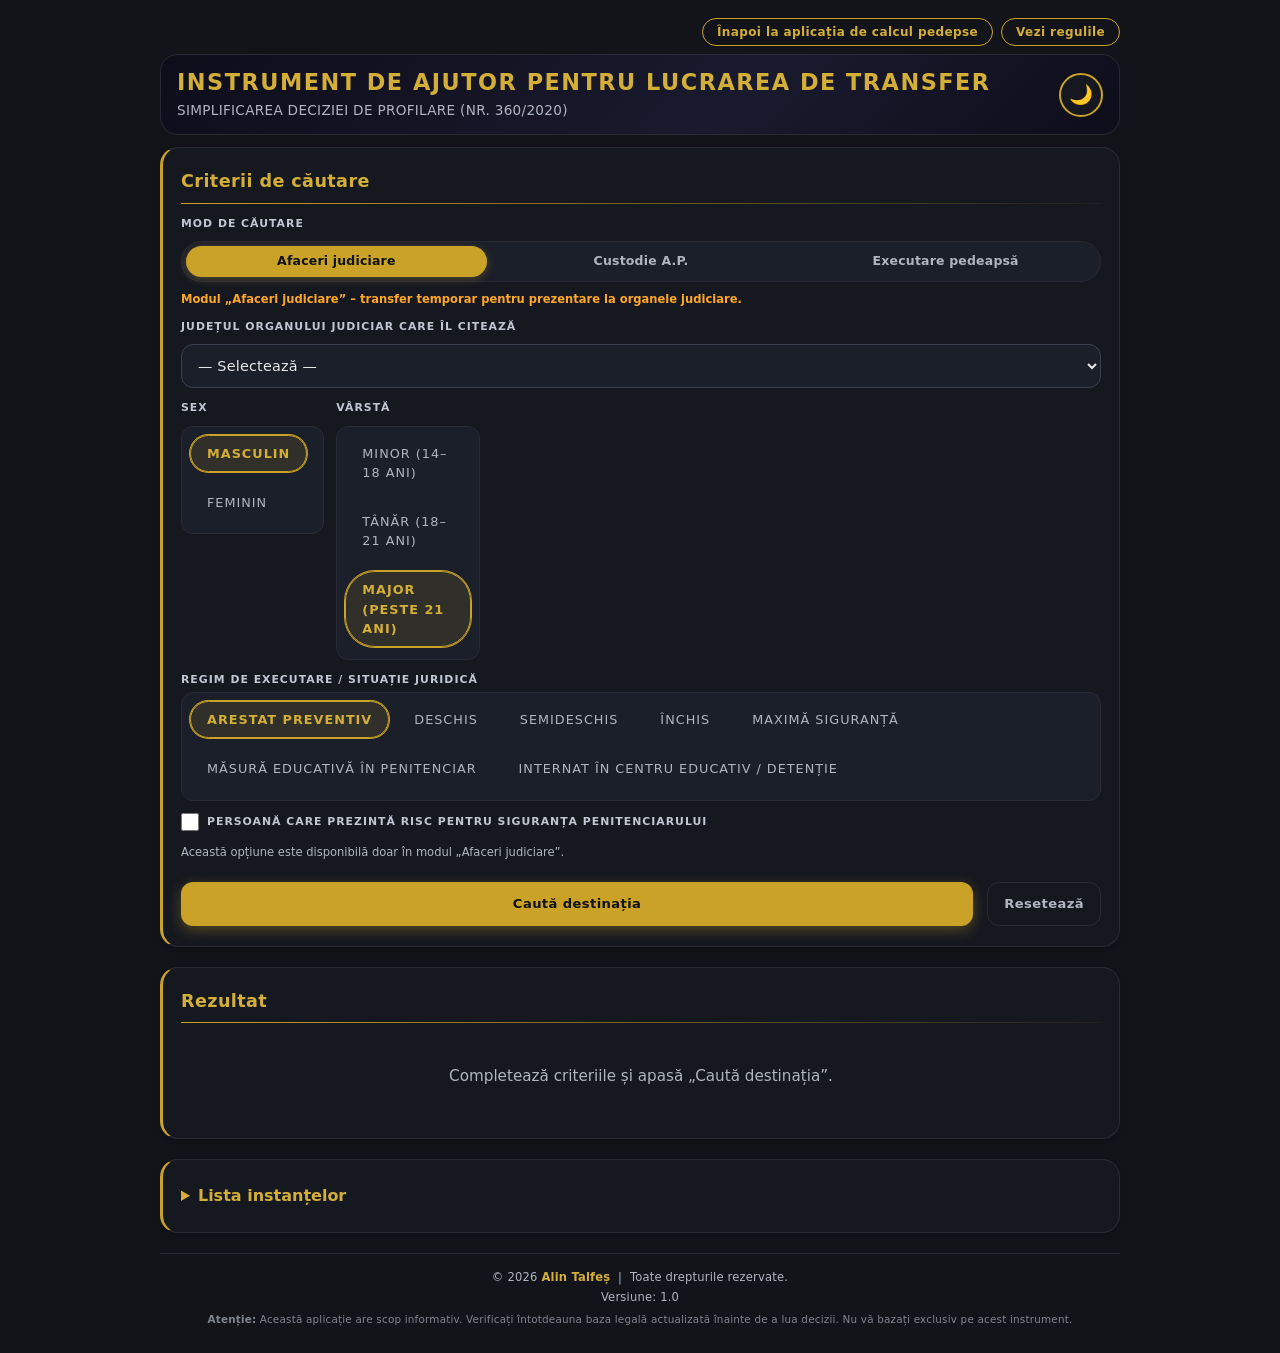
<file: index.html>
<!DOCTYPE html>
<html lang="ro">
<head>
    <meta charset="UTF-8">
    <meta name="viewport" content="width=device-width, initial-scale=1.0">
    <title>INSTRUMENT DE AJUTOR PENTRU LUCRAREA DE TRANSFER – SIMPLIFICAREA DECIZIEI DE PROFILARE (NR. 360/2020)</title>
    <link rel="stylesheet" href="style.css">
</head>
<body>
    <div class="container">

        <!-- ========== BARĂ DE SUS ========== -->
        <div class="top-bar">
            <a href="https://alintalfes-glitch.github.io/calcul-pedeapsa/" target="_blank" class="top-link">Înapoi la aplicația de calcul pedepse</a>
            <a href="rules.html" class="top-link">Vezi regulile</a>
        </div>

        <!-- ========== HEADER ========== -->
        <header class="header">
            <div class="header-inner">
                <h1>INSTRUMENT DE AJUTOR PENTRU LUCRAREA DE TRANSFER</h1>
                <div class="subtitle">SIMPLIFICAREA DECIZIEI DE PROFILARE (NR. 360/2020)</div>
            </div>
            <div class="header-actions">
                <button id="themeToggle" aria-label="Schimbă tema">🌙</button>
            </div>
        </header>

        <!-- ========== CARD PRINCIPAL ========== -->
        <div class="card">
            <h3>Criterii de căutare</h3>

            <form id="transferForm" autocomplete="off">
                <div class="form-grid">

                    <!-- Mod de căutare (toggle 3 butoane) -->
                    <div class="form-group full">
                        <label>Mod de căutare</label>
                        <div class="toggle-group" id="toggleGroup">
                            <button type="button" class="toggle-btn active" data-mode="judiciar">Afaceri judiciare</button>
                            <button type="button" class="toggle-btn" data-mode="custodieArestati">Custodie A.P.</button>
                            <button type="button" class="toggle-btn" data-mode="executare">Executare pedeapsă</button>
                        </div>
                        <div class="hint hint-warning" id="modeHint">
                            <span id="modeAdvice">Modul „Afaceri judiciare” – transfer temporar pentru prezentare la organele judiciare.</span>
                        </div>
                    </div>

                    <!-- Județul -->
                    <div class="form-group full">
                        <label for="judet"><span id="judetLabel">Județul organului judiciar care îl citează</span></label>
                        <select id="judet">
                            <option value="">— Selectează —</option>
                        </select>
                    </div>

                    <!-- Sex -->
                    <div class="form-group">
                        <label>Sex</label>
                        <div class="radio-group" id="sexGroup">
                            <label class="radio-btn">
                                <input type="radio" name="sex" value="masculin" checked>
                                <span>Masculin</span>
                            </label>
                            <label class="radio-btn">
                                <input type="radio" name="sex" value="feminin">
                                <span>Feminin</span>
                            </label>
                        </div>
                    </div>

                    <!-- Vârstă -->
                    <div class="form-group">
                        <label>Vârstă</label>
                        <div class="radio-group" id="varstaGroup">
                            <label class="radio-btn">
                                <input type="radio" name="varsta" value="minor">
                                <span>Minor (14–18 ani)</span>
                            </label>
                            <label class="radio-btn">
                                <input type="radio" name="varsta" value="tanar">
                                <span>Tânăr (18–21 ani)</span>
                            </label>
                            <label class="radio-btn">
                                <input type="radio" name="varsta" value="major" checked>
                                <span>Major (peste 21 ani)</span>
                            </label>
                        </div>
                    </div>

                    <!-- Regim de executare – vizibil doar în modurile judiciar și executare -->
                    <div class="form-group full" id="regimGroup">
                        <label>Regim de executare / situație juridică</label>
                        <div class="radio-group" id="regimGroupRadio">
                            <label class="radio-btn" id="regimArestat">
                                <input type="radio" name="regim" value="arestat" checked>
                                <span>Arestat preventiv</span>
                            </label>
                            <label class="radio-btn">
                                <input type="radio" name="regim" value="deschis">
                                <span>Deschis</span>
                            </label>
                            <label class="radio-btn">
                                <input type="radio" name="regim" value="semideschis">
                                <span>Semideschis</span>
                            </label>
                            <label class="radio-btn">
                                <input type="radio" name="regim" value="inchis">
                                <span>Închis</span>
                            </label>
                            <label class="radio-btn">
                                <input type="radio" name="regim" value="maxima">
                                <span>Maximă siguranță</span>
                            </label>
                            <label class="radio-btn">
                                <input type="radio" name="regim" value="masura_educativa_penitenciar">
                                <span>Măsură educativă în penitenciar</span>
                            </label>
                            <label class="radio-btn">
                                <input type="radio" name="regim" value="educativ">
                                <span>Internat în centru educativ / detenție</span>
                            </label>
                        </div>
                        <div class="hint" id="regimHint" style="display: none;">
                            <span>În modul „Custodie A.P.”, regimul este automat „arestat”.</span>
                        </div>
                    </div>

                    <!-- Risc pentru siguranță – doar în modul judiciar -->
                    <div class="form-group full" id="riscGroup" style="display:flex;">
                        <label style="display:flex; align-items:center; gap:8px; cursor:pointer;">
                            <input type="checkbox" id="riscCheckbox" style="width:18px; height:18px; cursor:pointer;">
                            <span style="font-weight:600;">Persoană care prezintă risc pentru siguranța penitenciarului</span>
                        </label>
                        <div class="hint">Această opțiune este disponibilă doar în modul „Afaceri judiciare”.</div>
                    </div>

                </div>

                <div class="btn-group">
                    <button type="button" class="btn btn-primary" id="cautaBtn">Caută destinația</button>
                    <button type="button" class="btn btn-secondary" id="resetBtn">Resetează</button>
                </div>

            </form>
        </div>

        <!-- ========== CARD REZULTATE ========== -->
        <div class="card" id="resultsCard" style="border-left-color: var(--gold);">
            <h3>Rezultat</h3>
            <div id="resultArea">
                <div class="empty-state">
                    <p>Completează criteriile și apasă „Caută destinația”.</p>
                </div>
            </div>
        </div>

        <!-- ========== LISTA INSTANȚELOR ========== -->
        <div class="card" id="instanteCard" style="border-left-color: var(--gold);">
            <details>
                <summary style="font-weight:700; font-size:1rem; color:var(--gold-light); cursor:pointer; padding:4px 0;">Lista instanțelor</summary>
                <div style="font-size:0.75rem; color:var(--text-light); line-height:1.8; margin-top:12px; max-height:400px; overflow-y:auto; padding-right:8px;">
                    <strong>Curtea de Apel ALBA IULIA</strong><br>
                    ALBA<br> Tribunalul ALBA<br> Judecătoria AIUD<br> Judecătoria ALBA IULIA<br> Judecătoria BLAJ<br> Judecătoria CÂMPENI<br> Judecătoria SEBEȘ<br>
                    HUNEDOARA<br> Tribunalul HUNEDOARA<br> Judecătoria BRAD<br> Judecătoria DEVA<br> Judecătoria HAȚEG<br> Judecătoria HUNEDOARA<br> Judecătoria ORAȘTIE<br> Judecătoria PETROȘANI<br>
                    SIBIU<br> Tribunalul SIBIU<br> Judecătoria AGNITA<br> Judecătoria MEDIAȘ<br> Judecătoria SALIȘTE<br> Judecătoria SIBIU<br> Judecătoria AVRIG<br>
                    <br>
                    <strong>Curtea de Apel BACĂU</strong><br>
                    BACĂU<br> Tribunalul BACĂU<br> Judecătoria BACĂU<br> Judecătoria BUHUȘI<br> Judecătoria MOINEȘTI<br> Judecătoria ONEȘTI<br> Judecătoria PODU TURCULUI<br>
                    NEAMȚ<br> Tribunalul NEAMȚ<br> Judecătoria BICAZ<br> Judecătoria PIATRA-NEAMT<br> Judecătoria ROMAN<br> Judecătoria TÂRGU NEAMȚ<br>
                    <br>
                    <strong>Curtea de Apel BRAȘOV</strong><br>
                    BRAȘOV<br> Tribunalul BRAȘOV<br> Tribunalul pentru minori și familie BRAȘOV<br> Judecătoria BRAȘOV<br> Judecătoria FĂGĂRAȘ<br> Judecătoria RUPEA<br> Judecătoria ZĂRNEȘTI<br>
                    COVASNA<br> Tribunalul COVASNA<br> Judecătoria ÎNTORSURA BUZĂULUI<br> Judecătoria SFÂNTU GHEORGHE<br> Judecătoria TÂRGU SECUIESC<br>
                    <br>
                    <strong>Curtea de Apel BUCUREȘTI</strong><br>
                    BUCUREȘTI<br> Curtea Militara de Apel BUCUREȘTI<br> Tribunalul BUCUREȘTI<br> Tribunalul Militar BUCUREȘTI<br> Tribunalul Militar Teritorial BUCUREȘTI<br>
                    Judecătoria SECTORUL 1 BUCUREȘTI<br> Judecătoria SECTORUL 2 BUCUREȘTI<br> Judecătoria SECTORUL 3 BUCUREȘTI<br> Judecătoria SECTORUL 4 BUCUREȘTI<br> Judecătoria SECTORUL 5 BUCUREȘTI<br> Judecătoria SECTORUL 6 BUCUREȘTI<br>
                    CĂLĂRAȘI<br> Tribunalul CĂLĂRAȘI<br> Judecătoria CĂLĂRAȘI<br> Judecătoria LEHLIU-GARA<br> Judecătoria OLTENIȚA<br>
                    IALOMIȚA<br> Tribunalul IALOMIȚA<br> Judecătoria FETEȘTI<br> Judecătoria SLOBOZIA<br> Judecătoria URZICENI<br>
                    GIURGIU<br> Tribunalul GIURGIU<br> Judecătoria BOLINTIN VALE<br> Judecătoria GIURGIU<br>
                    ILFOV<br> Tribunalul ILFOV<br> Judecătoria BUFTEA<br> Judecătoria CORNETU<br>
                    TELEORMAN<br> Tribunalul TELEORMAN<br> Judecătoria ROȘIORI DE VEDE<br> Judecătoria TURNU MĂGURELE<br> Judecătoria VIDELE<br> Judecătoria ZIMNICEA<br> Judecătoria ALEXANDRIA<br>
                    <br>
                    <strong>Curtea de Apel CLUJ</strong><br>
                    BISTRIȚA NĂSĂUD<br> Tribunalul BISTRIȚA NĂSĂUD<br> Judecătoria BECLEAN<br> Judecătoria BISTRIȚA<br> Judecătoria NĂSĂUD<br>
                    CLUJ<br> Tribunalul CLUJ<br> Tribunalul Militar CLUJ-NAPOCA<br> Tribunalul Specializat CLUJ<br> Judecătoria CLUJ-NAPOCA<br> Judecătoria DEJ<br> Judecătoria GHERLA<br> Judecătoria HUEDIN<br> Judecătoria TURDA<br>
                    MARAMUREȘ<br> Tribunalul MARAMUREȘ<br> Judecătoria BAIA MARE<br> Judecătoria DRAGOMIREȘTI<br> Judecătoria SIGHETU MARMAȚIEI<br> Judecătoria TÂRGU LAPUȘ<br> Judecătoria VIȘEU DE SUS<br>
                    SĂLAJ<br> Tribunalul SĂLAJ<br> Judecătoria ȘIMLEUL SILVANIEI<br> Judecătoria ZALĂU<br> Judecătoria JIBOU<br>
                    <br>
                    <strong>Curtea de Apel CONSTANȚA</strong><br>
                    CONSTANȚA<br> Tribunalul CONSTANȚA<br> Judecătoria CONSTANȚA<br> Judecătoria MANGALIA<br> Judecătoria MEDGIDIA<br> Judecătoria HÂRȘOVA<br>
                    TULCEA<br> Tribunalul TULCEA<br> Judecătoria BABADAG<br> Judecătoria MACIN<br> Judecătoria TULCEA<br>
                    <br>
                    <strong>Curtea de Apel CRAIOVA</strong><br>
                    DOLJ<br> Tribunalul DOLJ<br> Judecătoria BĂILEȘTI<br> Judecătoria CALAFAT<br> Judecătoria CRAIOVA<br> Judecătoria FILIAȘI<br> Judecătoria SEGARCEA<br>
                    GORJ<br> Tribunalul GORJ<br> Judecătoria MOTRU<br> Judecătoria NOVACI<br> Judecătoria TÂRGU-CĂRBUNEȘTI<br> Judecătoria TÂRGU JIU<br>
                    MEHEDINȚI<br> Tribunalul MEHEDINȚI<br> Judecătoria BAIA DE ARAMĂ<br> Judecătoria DROBETA-TURNU SEVERIN<br> Judecătoria ORȘOVA<br> Judecătoria STREHAIA<br> Judecătoria VÂNJU MARE<br>
                    OLT<br> Tribunalul OLT<br> Judecătoria BALȘ<br> Judecătoria CARACAL<br> Judecătoria CORABIA<br> Judecătoria SLATINA<br>
                    <br>
                    <strong>Curtea de Apel GALAȚI</strong><br>
                    BRĂILA<br> Tribunalul BRĂILA<br> Judecătoria BRĂILA<br> Judecătoria FĂUREI<br> Judecătoria ÎNSURĂȚEI<br>
                    GALAȚI<br> Tribunalul GALAȚI<br> Judecătoria GALAȚI<br> Judecătoria TÂRGU BUJOR<br> Judecătoria TECUCI<br> Judecătoria LIEȘTI<br>
                    VRANCEA<br> Tribunalul VRANCEA<br> Judecătoria ADJUD<br> Judecătoria FOCȘANI<br> Judecătoria PANCIU<br>
                    <br>
                    <strong>Curtea de Apel IAȘI</strong><br>
                    IAȘI<br> Tribunalul IAȘI<br> Tribunalul Militar IAȘI<br> Judecătoria PAȘCANI<br> Judecătoria HÂRLĂU<br> Judecătoria IAȘI<br> Judecătoria RĂDUCĂNENI<br>
                    VASLUI<br> Tribunalul VASLUI<br> Judecătoria BÂRLAD<br> Judecătoria HUȘI<br> Judecătoria VASLUI<br>
                    <br>
                    <strong>Curtea de Apel ORADEA</strong><br>
                    BIHOR<br> Tribunalul BIHOR<br> Judecătoria ALESD<br> Judecătoria BEIUȘ<br> Judecătoria MARGHITA<br> Judecătoria ORADEA<br> Judecătoria SALONTA<br>
                    SATU MARE<br> Tribunalul SATU MARE<br> Judecătoria CAREI<br> Judecătoria NEGREȘTI-OAȘ<br> Judecătoria SATU MARE<br>
                    <br>
                    <strong>Curtea de Apel PITEȘTI</strong><br>
                    ARGEȘ<br> Tribunalul ARGEȘ<br> Tribunalul Specializat ARGEȘ<br> Judecătoria CĂMPULUNG<br> Judecătoria COSTEȘTI<br> Judecătoria CURTEA DE ARGEȘ<br> Judecătoria PITEȘTI<br> Judecătoria TOPOLOVENI<br>
                    VÂLCEA<br> Tribunalul VÂLCEA<br> Judecătoria BĂLCEȘTI<br> Judecătoria BREZOI<br> Judecătoria DRĂGĂȘANI<br> Judecătoria HOREZU<br> Judecătoria RÂMNICU VALCEA<br>
                    <br>
                    <strong>Curtea de Apel PLOIEȘTI</strong><br>
                    BUZĂU<br> Tribunalul BUZĂU<br> Judecătoria BUZĂU<br> Judecătoria PĂTÂRLAGELE<br> Judecătoria POGOANELE<br> Judecătoria RÂMNICU SARAT<br>
                    PRAHOVA<br> Tribunalul PRAHOVA<br> Judecătoria CÂMPINA<br> Judecătoria MIZIL<br> Judecătoria PLOIEȘTI<br> Judecătoria SINAIA<br> Judecătoria VĂLENII DE MUNTE<br>
                    DÂMBOVIȚA<br> Tribunalul DÂMBOVIȚA<br> Judecătoria GĂEȘTI<br> Judecătoria MORENI<br> Judecătoria PUCIOASA<br> Judecătoria RĂCARI<br> Judecătoria TÂRGOVIȘTE<br>
                    <br>
                    <strong>Curtea de Apel SUCEAVA</strong><br>
                    BOTOȘANI<br> Tribunalul BOTOȘANI<br> Judecătoria BOTOȘANI<br> Judecătoria Darabani<br> Judecătoria DOROHOI<br> Judecătoria SĂVENI<br>
                    SUCEAVA<br> Tribunalul SUCEAVA<br> Judecătoria CÂMPULUNG MOLDOVENESC<br> Judecătoria FĂLTICENI<br> Judecătoria GURA HUMORULUI<br> Judecătoria RĂDĂUȚI<br> Judecătoria SUCEAVA<br> Judecătoria VATRA DORNEI<br>
                    <br>
                    <strong>Curtea de Apel TÂRGU MUREȘ</strong><br>
                    HARGHITA<br> Tribunalul HARGHITA<br> Judecătoria GHEORGHENI<br> Judecătoria MIERCUREA CIUC<br> Judecătoria ODORHEIU SECUIESC<br> Judecătoria TOPLIȚA<br>
                    MUREȘ<br> Tribunalul MUREȘ<br> Tribunalul Specializat MUREȘ<br> Judecătoria LUDUȘ<br> Judecătoria REGHIN<br> Judecătoria SIGHIȘOARA<br> Judecătoria TÂRGU MUREȘ<br> Judecătoria TÂRNAVENI<br>
                    <br>
                    <strong>Curtea de Apel TIMIȘOARA</strong><br>
                    ARAD<br> Tribunalul ARAD<br> Judecătoria CHIȘINEU CRIȘ<br> Judecătoria GURA HONȚ<br> Judecătoria INEU<br> Judecătoria LIPOVA<br> Judecătoria ARAD<br>
                    CARAȘ SEVERIN<br> Tribunalul CARAȘ SEVERIN<br> Judecătoria CARANSEBEȘ<br> Judecătoria MOLDOVA-NOUĂ<br> Judecătoria ORAVIȚA<br> Judecătoria REȘITA<br>
                    TIMIȘ<br> Tribunalul Militar TIMIȘOARA<br> Tribunalul TIMIȘ<br> Judecătoria FĂGET<br> Judecătoria DETA<br> Judecătoria LUGOJ<br> Judecătoria SÂNNICOLAUL MARE<br> Judecătoria TIMIȘOARA
                </div>
            </details>
        </div>

        <!-- ========== FOOTER ========== -->
        <footer class="footer">
            <p>
                &copy; 2026 <a href="https://wa.me/alin.talfes" target="_blank" rel="noopener noreferrer" style="color:var(--gold-light); text-decoration:none; font-weight:600;">Alin Talfeș</a>
                &nbsp;|&nbsp; Toate drepturile rezervate.
                <br>
                <span id="versionDisplay">Versiune: încărcare...</span>
            </p>
            <p style="margin-top:4px; font-size:0.65rem; opacity:0.7;">
                <strong>Atenție:</strong> Această aplicație are scop informativ. 
                Verificați întotdeauna baza legală actualizată înainte de a lua decizii. 
                Nu vă bazați exclusiv pe acest instrument.
            </p>
        </footer>

    </div>

    <!-- ========== SCRIPTS ========== -->
    <script src="rules.js"></script>
    <script>
        (function() {
            // ============================================================
            // 0. ÎNCĂRCARE VERSIUNE DIN version.json
            // ============================================================
            const versionDisplay = document.getElementById('versionDisplay');
            fetch('version.json')
                .then(response => {
                    if (!response.ok) throw new Error('version.json not found');
                    return response.json();
                })
                .then(data => {
                    if (data.version) {
                        versionDisplay.textContent = 'Versiune: ' + data.version;
                    } else {
                        versionDisplay.textContent = 'Versiune: necunoscută';
                    }
                })
                .catch(() => {
                    versionDisplay.textContent = 'Versiune: neîncărcată';
                });

            // ============================================================
            // 1. LISTA JUDEȚELOR – ORDINE ALFABETICĂ, FĂRĂ GRUPARE
            // ============================================================
            const allJudete = [];
            for (const [grupa, judete] of Object.entries(JUDETE_GRUPATE)) {
                judete.forEach(j => allJudete.push(j));
            }
            allJudete.sort();

            const judetSelect = document.getElementById('judet');

            function populateJudete() {
                judetSelect.innerHTML = '<option value="">— Selectează —</option>';
                allJudete.forEach(j => {
                    const opt = document.createElement('option');
                    opt.value = j;
                    opt.textContent = j;
                    judetSelect.appendChild(opt);
                });
                const currentVal = judetSelect.dataset.selected || '';
                if (currentVal) {
                    const options = judetSelect.querySelectorAll('option');
                    for (let opt of options) {
                        if (opt.value === currentVal) {
                            opt.selected = true;
                            break;
                        }
                    }
                }
            }

            judetSelect.addEventListener('change', function() {
                judetSelect.dataset.selected = this.value;
            });

            populateJudete();

            // ============================================================
            // 2. TOGGLE MOD – 3 moduri: judiciar, custodieArestati, executare
            // ============================================================
            const toggleBtns = document.querySelectorAll('.toggle-btn');
            const judetLabel = document.getElementById('judetLabel');
            const riscGroup = document.getElementById('riscGroup');
            const riscCheckbox = document.getElementById('riscCheckbox');
            const modeAdvice = document.getElementById('modeAdvice');
            const regimGroup = document.getElementById('regimGroup');
            const regimHint = document.getElementById('regimHint');
            const regimArestat = document.getElementById('regimArestat');
            let currentMode = 'judiciar';

            function setMode(mode) {
                currentMode = mode;
                toggleBtns.forEach(btn => {
                    btn.classList.toggle('active', btn.dataset.mode === mode);
                });

                // Resetăm checkbox-ul de risc la schimbarea modului
                riscCheckbox.checked = false;

                if (mode === 'judiciar') {
                    judetLabel.textContent = 'Județul organului judiciar care îl citează';
                    riscGroup.style.display = 'flex';
                    regimGroup.style.display = 'block';
                    regimHint.style.display = 'none';
                    regimArestat.style.display = '';
                    modeAdvice.textContent = 'Modul „Afaceri judiciare” – transfer temporar pentru prezentare la organele judiciare.';
                } else if (mode === 'custodieArestati') {
                    judetLabel.textContent = 'Județul instanței / organului judiciar';
                    riscGroup.style.display = 'none';
                    regimGroup.style.display = 'none';
                    regimHint.style.display = 'none';
                    regimArestat.style.display = '';
                    modeAdvice.textContent = 'Modul „Custodie A.P.” – unități cu secții de arestare preventivă în custodie permanentă.';
                } else { // executare
                    judetLabel.textContent = 'Județul de domiciliu';
                    riscGroup.style.display = 'none';
                    regimGroup.style.display = 'block';
                    regimHint.style.display = 'none';
                    // ascundem opțiunea arestat preventiv
                    regimArestat.style.display = 'none';
                    // dacă este selectat arestat, trecem la deschis
                    const radioArestat = document.querySelector('input[name="regim"][value="arestat"]');
                    if (radioArestat && radioArestat.checked) {
                        const radioDeschis = document.querySelector('input[name="regim"][value="deschis"]');
                        if (radioDeschis) radioDeschis.checked = true;
                    }
                    modeAdvice.textContent = 'Modul „Executare pedeapsă” – unități de custodie permanentă pentru condamnați.';
                }
            }

            toggleBtns.forEach(btn => {
                btn.addEventListener('click', function() {
                    setMode(this.dataset.mode);
                });
            });

            // Setăm modul implicit: judiciar
            setMode('judiciar');

            // ============================================================
            // 3. FUNCȚII AJUTĂTOARE PENTRU RADIO
            // ============================================================
            function getSelectedRadioValue(name) {
                const radios = document.querySelectorAll('input[name="' + name + '"]');
                for (let r of radios) {
                    if (r.checked) return r.value;
                }
                return null;
            }

            function setRadioValue(name, value) {
                const radios = document.querySelectorAll('input[name="' + name + '"]');
                for (let r of radios) {
                    r.checked = (r.value === value);
                }
            }

            // ============================================================
            // 4. LOGICA DE CĂUTARE (folosește rules.js)
            // ============================================================
            const cautaBtn = document.getElementById('cautaBtn');
            const resetBtn = document.getElementById('resetBtn');
            const resultArea = document.getElementById('resultArea');

            function findDestination() {
                const sex = getSelectedRadioValue('sex') || 'masculin';
                const varsta = getSelectedRadioValue('varsta') || 'major';
                const judet = document.getElementById('judet').value;

                if (!judet) {
                    resultArea.innerHTML = `
                        <div class="result-card error">
                            <div class="result-title">Eroare</div>
                            <div class="result-sub">Selectați un județ pentru a continua.</div>
                        </div>
                    `;
                    return;
                }

                let matches = [];

                if (currentMode === 'judiciar') {
                    const regim = getSelectedRadioValue('regim') || 'arestat';
                    const risc = riscCheckbox.checked;
                    const useRisc = (regim !== 'educativ' && regim !== 'masura_educativa_penitenciar' && risc);
                    matches = gasesteUnitati(sex, varsta, regim, judet, 'judiciar', useRisc);
                } else if (currentMode === 'custodieArestati') {
                    matches = gasesteUnitati(sex, varsta, null, judet, 'custodieArestati', false);
                } else { // executare
                    const regim = getSelectedRadioValue('regim') || 'deschis';
                    matches = gasesteUnitati(sex, varsta, regim, judet, 'executare', false);
                }

                if (matches.length === 0) {
                    let extraMsg = '';
                    if (currentMode === 'custodieArestati') {
                        extraMsg = ' Nu există unități cu secții de arestare preventivă pentru județul selectat.';
                    }
                    resultArea.innerHTML = `
                        <div class="result-card error">
                            <div class="result-title">Nicio unitate găsită</div>
                            <div class="result-sub">
                                Nu există o unitate care să corespundă criteriilor:
                                <strong>${sex}</strong>, vârstă <strong>${varsta}</strong>, județ <strong>${judet}</strong>, mod <strong>${currentMode === 'judiciar' ? 'Afaceri judiciare' : currentMode === 'custodieArestati' ? 'Custodie A.P.' : 'Executare pedeapsă'}</strong>.
                                ${extraMsg}
                            </div>
                            <div class="result-detail">Verificați corectitudinea datelor sau consultați Anexa 1 a Deciziei 360/2020.</div>
                        </div>
                    `;
                    return;
                }

                // Sortare: pentru executare, prioritizăm unitățile care nu sunt doar pentru muncă
                if (currentMode === 'executare') {
                    matches.sort((a, b) => {
                        if (a.esteMunca && !b.esteMunca) return 1;
                        if (!a.esteMunca && b.esteMunca) return -1;
                        const aHas = a.judeteDeservite.includes(judet);
                        const bHas = b.judeteDeservite.includes(judet);
                        if (aHas && !bHas) return -1;
                        if (!aHas && bHas) return 1;
                        return 0;
                    });
                } else {
                    // Pentru judiciar și arestat, sortare după judeteDeservite
                    matches.sort((a, b) => {
                        const aHas = a.judeteDeservite.includes(judet);
                        const bHas = b.judeteDeservite.includes(judet);
                        if (aHas && !bHas) return -1;
                        if (!aHas && bHas) return 1;
                        return 0;
                    });
                }

                let html = `
                    <div class="result-card success">
                        <div class="result-title">Unități recomandate</div>
                        <div class="match-list">
                `;

                matches.forEach((m, idx) => {
                    const isBest = idx === 0;
                    const reason = isBest ? 'Cea mai bună potrivire' : 'Alternativă';
                    const tag = isBest ? 'Recomandat' : 'Posibil';
                    let extra = '';
                    if (m.isRisc) {
                        extra = ' (acceptă risc pentru siguranță)';
                    }
                    if (m.esteMunca) {
                        extra += ' (regim deschis pentru muncă)';
                    }
                    if (m.isCustodie) {
                        extra += ' (secție de arestare preventivă)';
                    }
                    html += `
                        <div class="match-item ${isBest ? 'best' : ''}">
                            <span class="primary">${m.unitate.nume}${extra}</span>
                            <span class="reason">${reason}</span>
                            <span class="tag">${tag}</span>
                        </div>
                    `;
                });

                let note = '';
                if (currentMode === 'custodieArestati') {
                    note = ' Atenție: Sunt afișate doar unitățile care au secții de arestare preventivă în custodie permanentă pentru județul selectat.';
                } else if (currentMode === 'executare') {
                    const areMunca = matches.some(m => m.esteMunca);
                    if (areMunca) {
                        note = ' Unitățile marcate cu „regim deschis pentru muncă” sunt destinate în principal persoanelor selectate pentru activități lucrative, constituind o alternativă secundară.';
                    }
                }

                html += `
                        </div>
                        <div class="result-sub mt-2">
                            <strong>Potrivire:</strong> Unitățile de mai sus sunt selectate pe baza criteriilor: <strong>${sex}</strong>, vârstă <strong>${varsta}</strong>, județ <strong>${judet}</strong>, mod <strong>${currentMode === 'judiciar' ? 'Afaceri judiciare' : currentMode === 'custodieArestati' ? 'Custodie A.P.' : 'Executare pedeapsă'}</strong>.
                            ${matches.length > 1 ? ' Cea mai bună potrivire este evidențiată.' : ''}
                            ${note}
                        </div>
                        <div class="result-detail">
                            <span>Județ: <strong>${judet}</strong></span>
                            <span>Sex: ${sex}</span>
                            <span>Vârstă: ${varsta}</span>
                            <span>Mod: ${currentMode === 'judiciar' ? 'Afaceri judiciare' : currentMode === 'custodieArestati' ? 'Custodie A.P.' : 'Executare pedeapsă'}</span>
                        </div>
                    </div>
                `;

                resultArea.innerHTML = html;
            }

            // ============================================================
            // 5. EVENT LISTENERS
            // ============================================================
            cautaBtn.addEventListener('click', findDestination);

            resetBtn.addEventListener('click', function() {
                document.getElementById('judet').value = '';
                setRadioValue('sex', 'masculin');
                setRadioValue('varsta', 'major');
                setRadioValue('regim', 'arestat');
                setMode('judiciar');
                riscCheckbox.checked = false;
                resultArea.innerHTML = `
                    <div class="empty-state">
                        <p>Completează criteriile și apasă „Caută destinația”.</p>
                    </div>
                `;
            });

            document.querySelectorAll('select, input').forEach(el => {
                el.addEventListener('keydown', function(e) {
                    if (e.key === 'Enter') {
                        e.preventDefault();
                        findDestination();
                    }
                });
            });

            // ============================================================
            // 6. LIGHT / DARK TOGGLE
            // ============================================================
            const themeToggle = document.getElementById('themeToggle');

            function toggleTheme() {
                document.body.classList.toggle('light');
                const isLight = document.body.classList.contains('light');
                themeToggle.textContent = isLight ? '☀' : '🌙';
                localStorage.setItem('theme', isLight ? 'light' : 'dark');
            }

            const savedTheme = localStorage.getItem('theme');
            if (savedTheme === 'light') {
                document.body.classList.add('light');
                themeToggle.textContent = '☀';
            } else {
                themeToggle.textContent = '🌙';
            }

            themeToggle.addEventListener('click', toggleTheme);

            // ============================================================
            // 7. MESAJ INIȚIAL
            // ============================================================
            console.log('Aplicația de transfer – Decizia 360/2020 – încărcată cu succes.');
            console.log('Județe disponibile: ' + allJudete.length);

        })();
    </script>
</body>
</html>
</file>
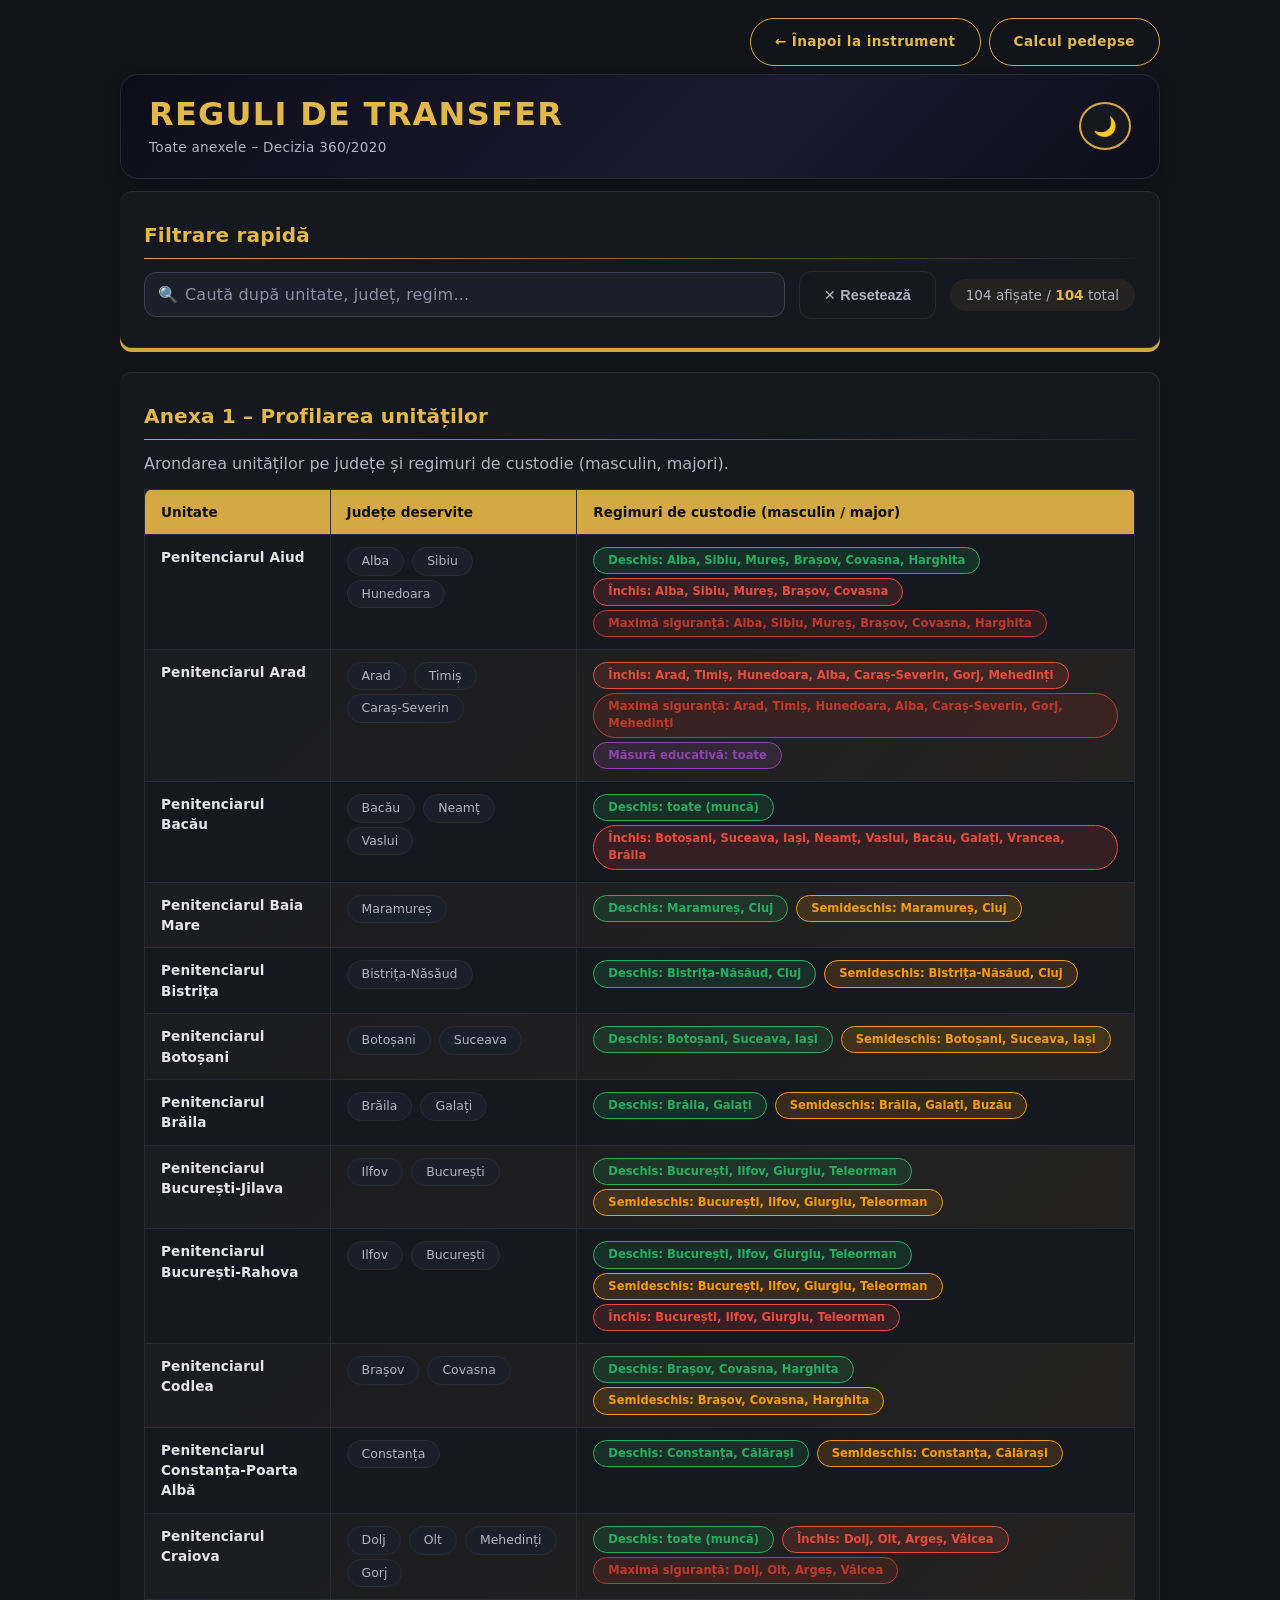
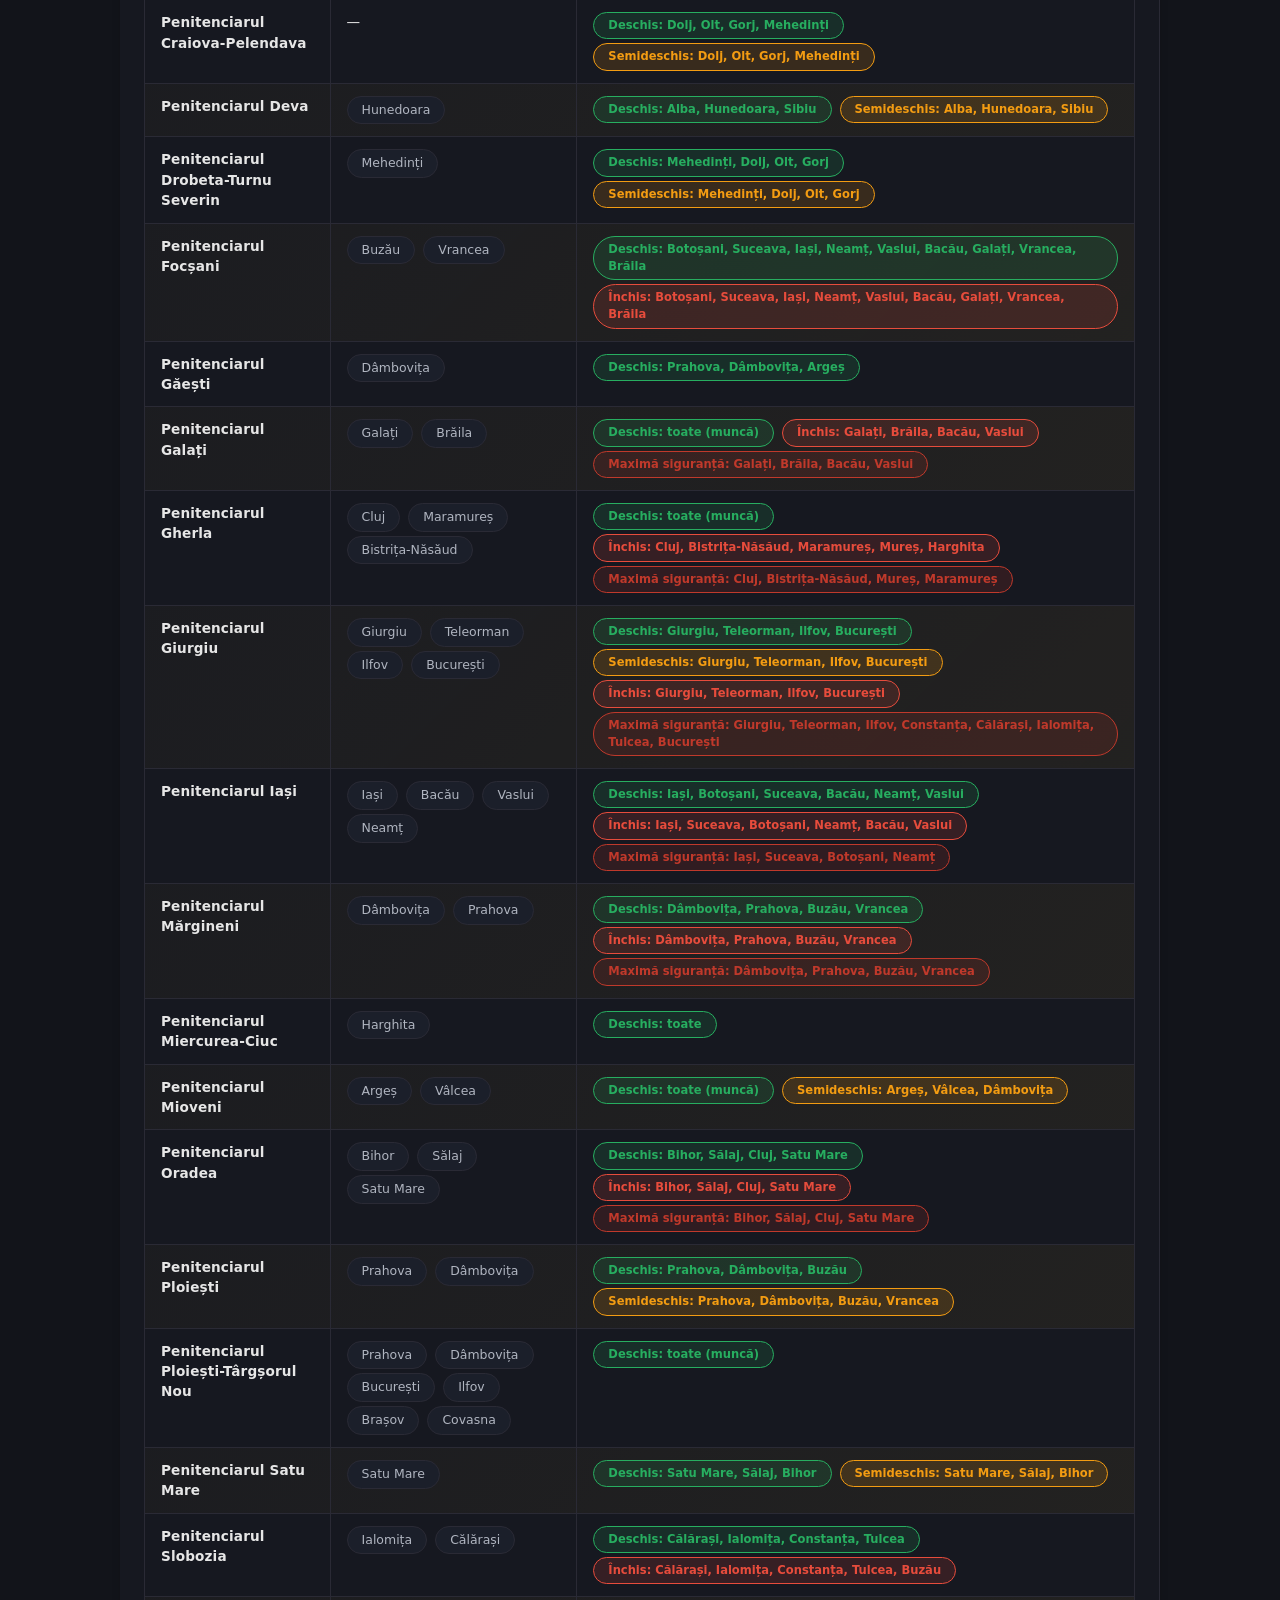
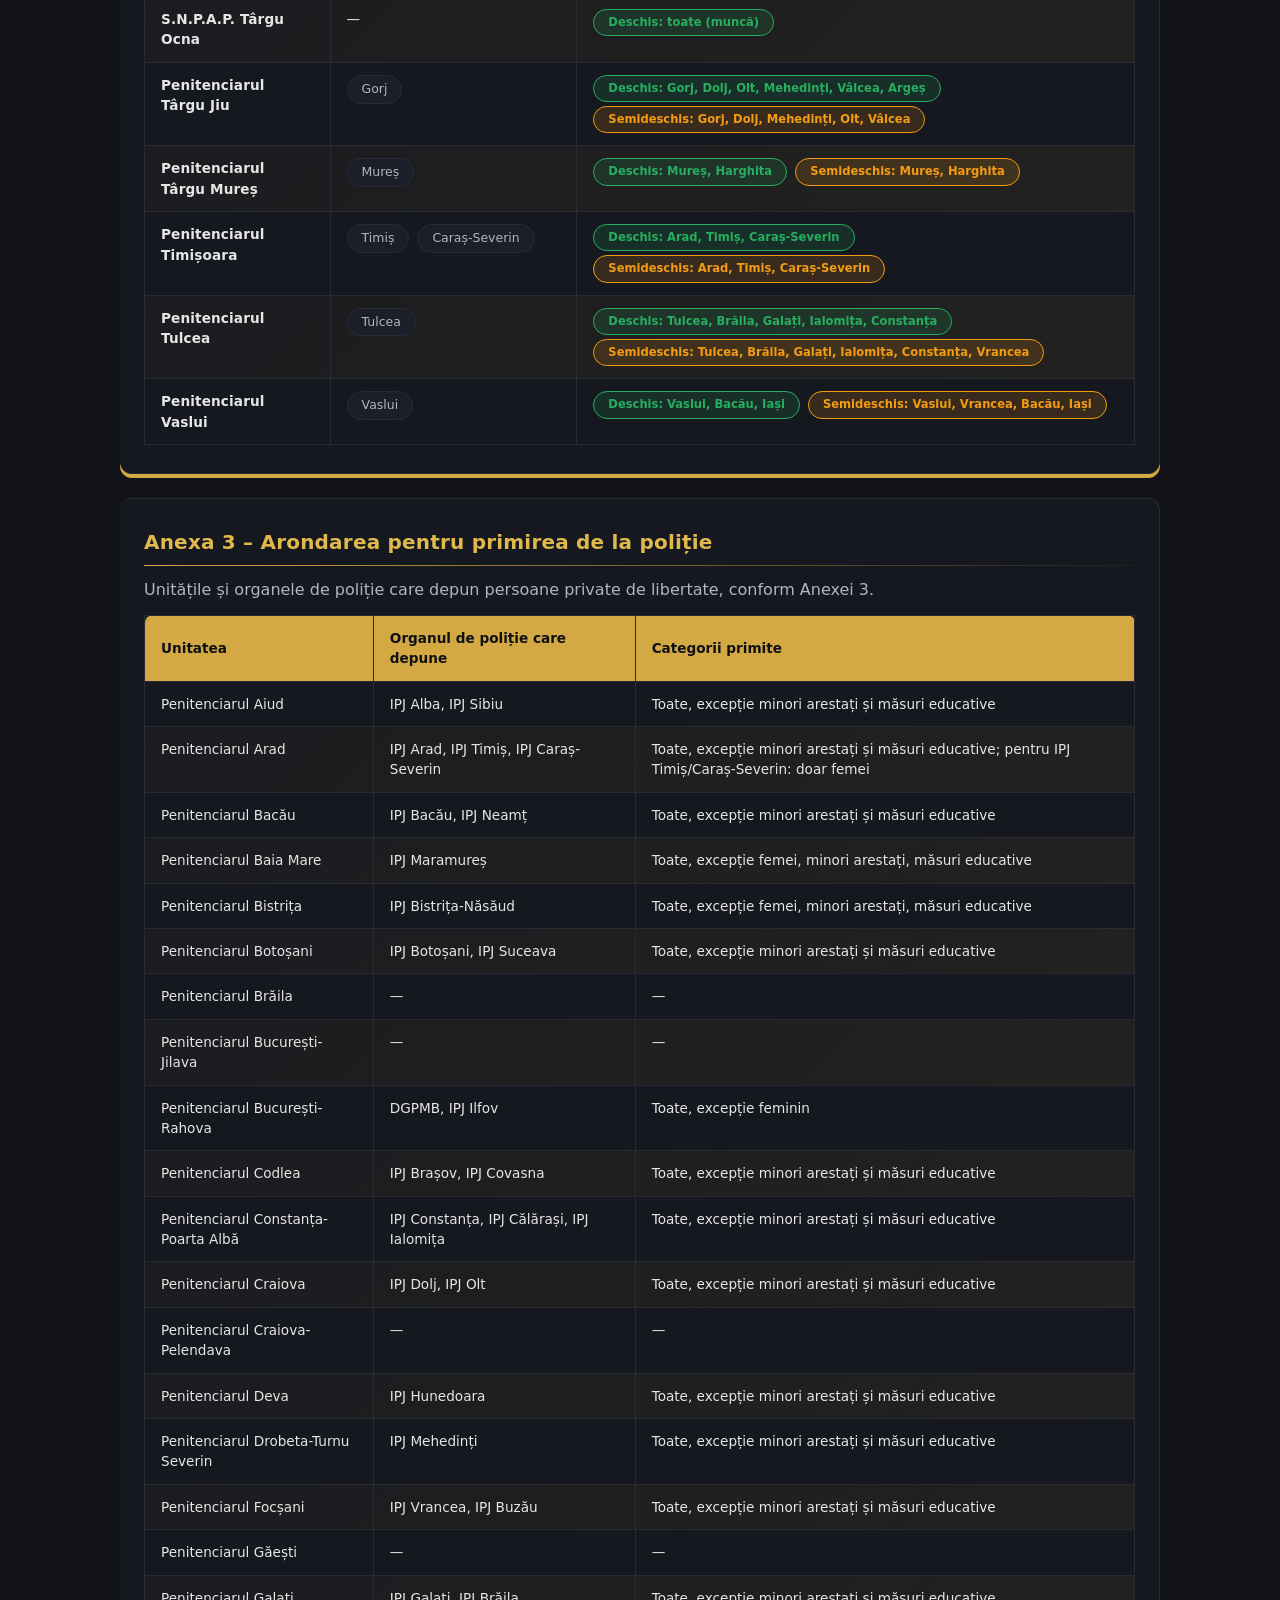
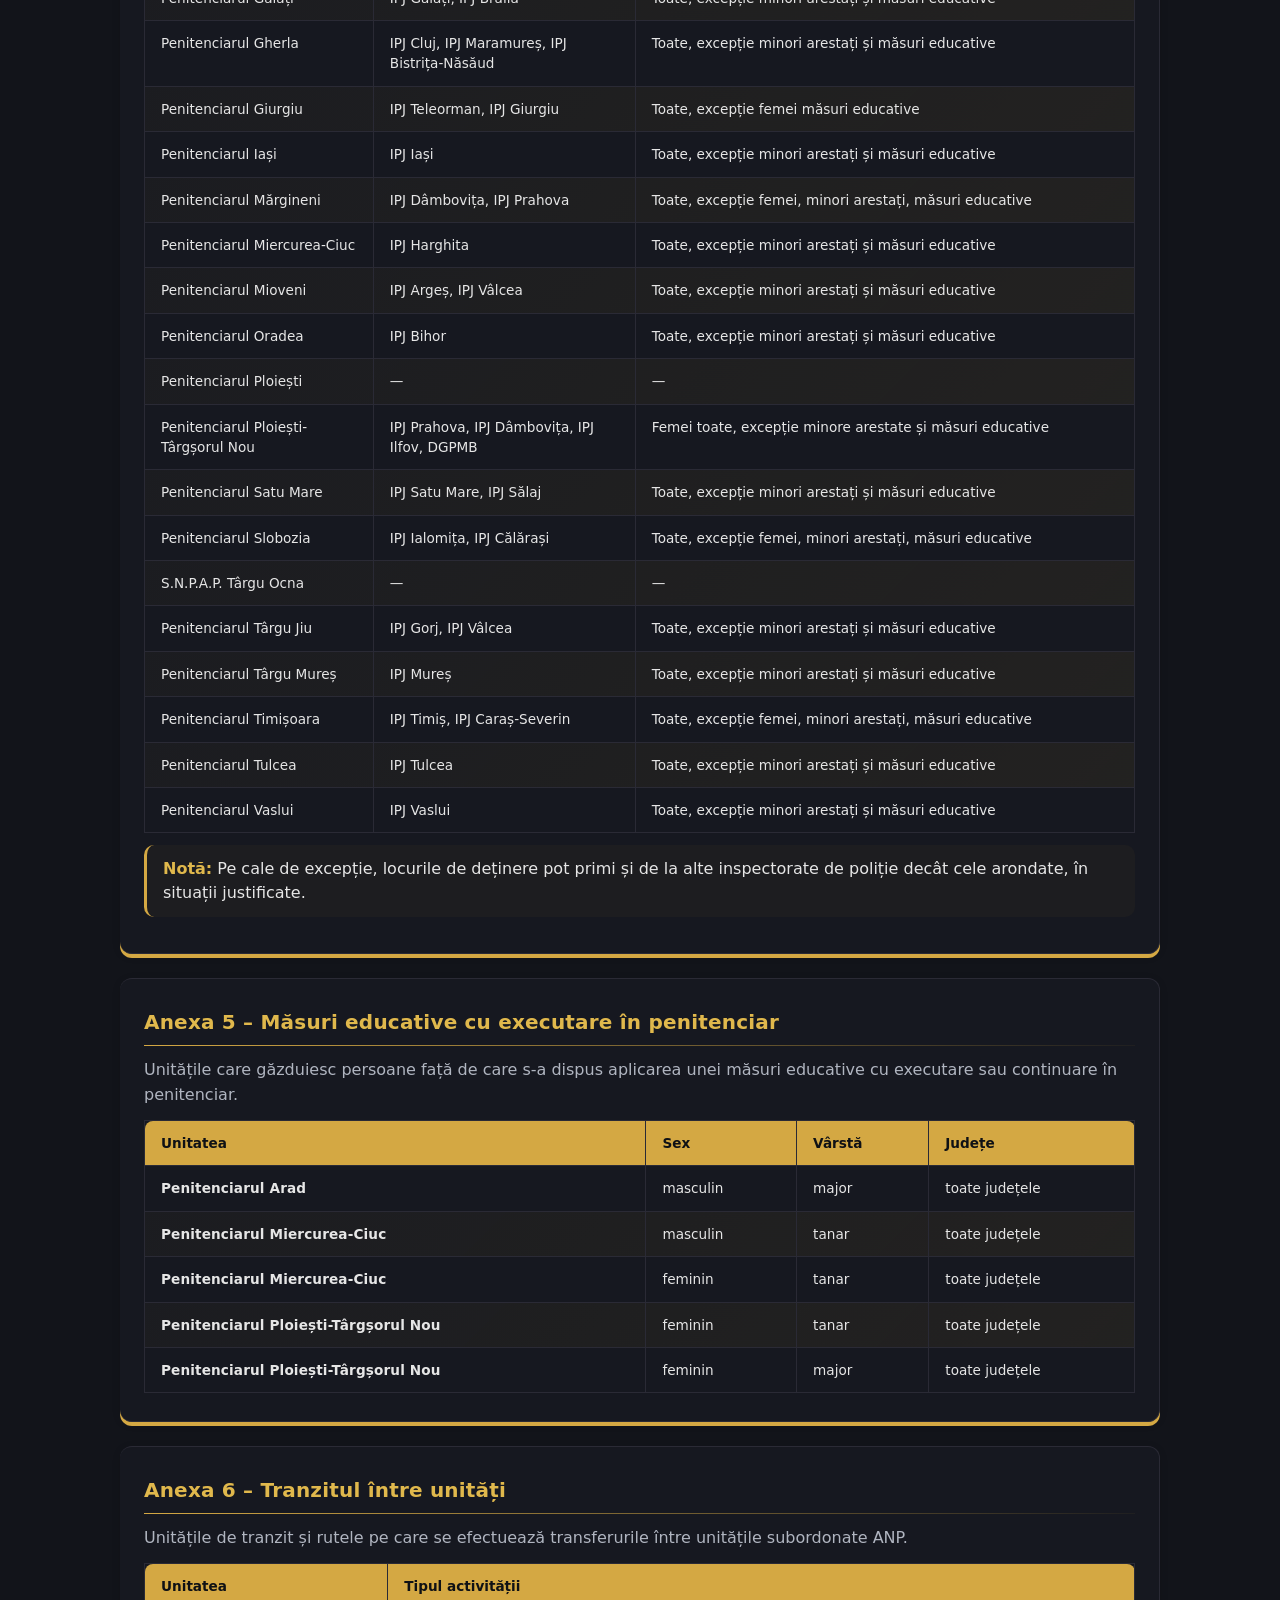
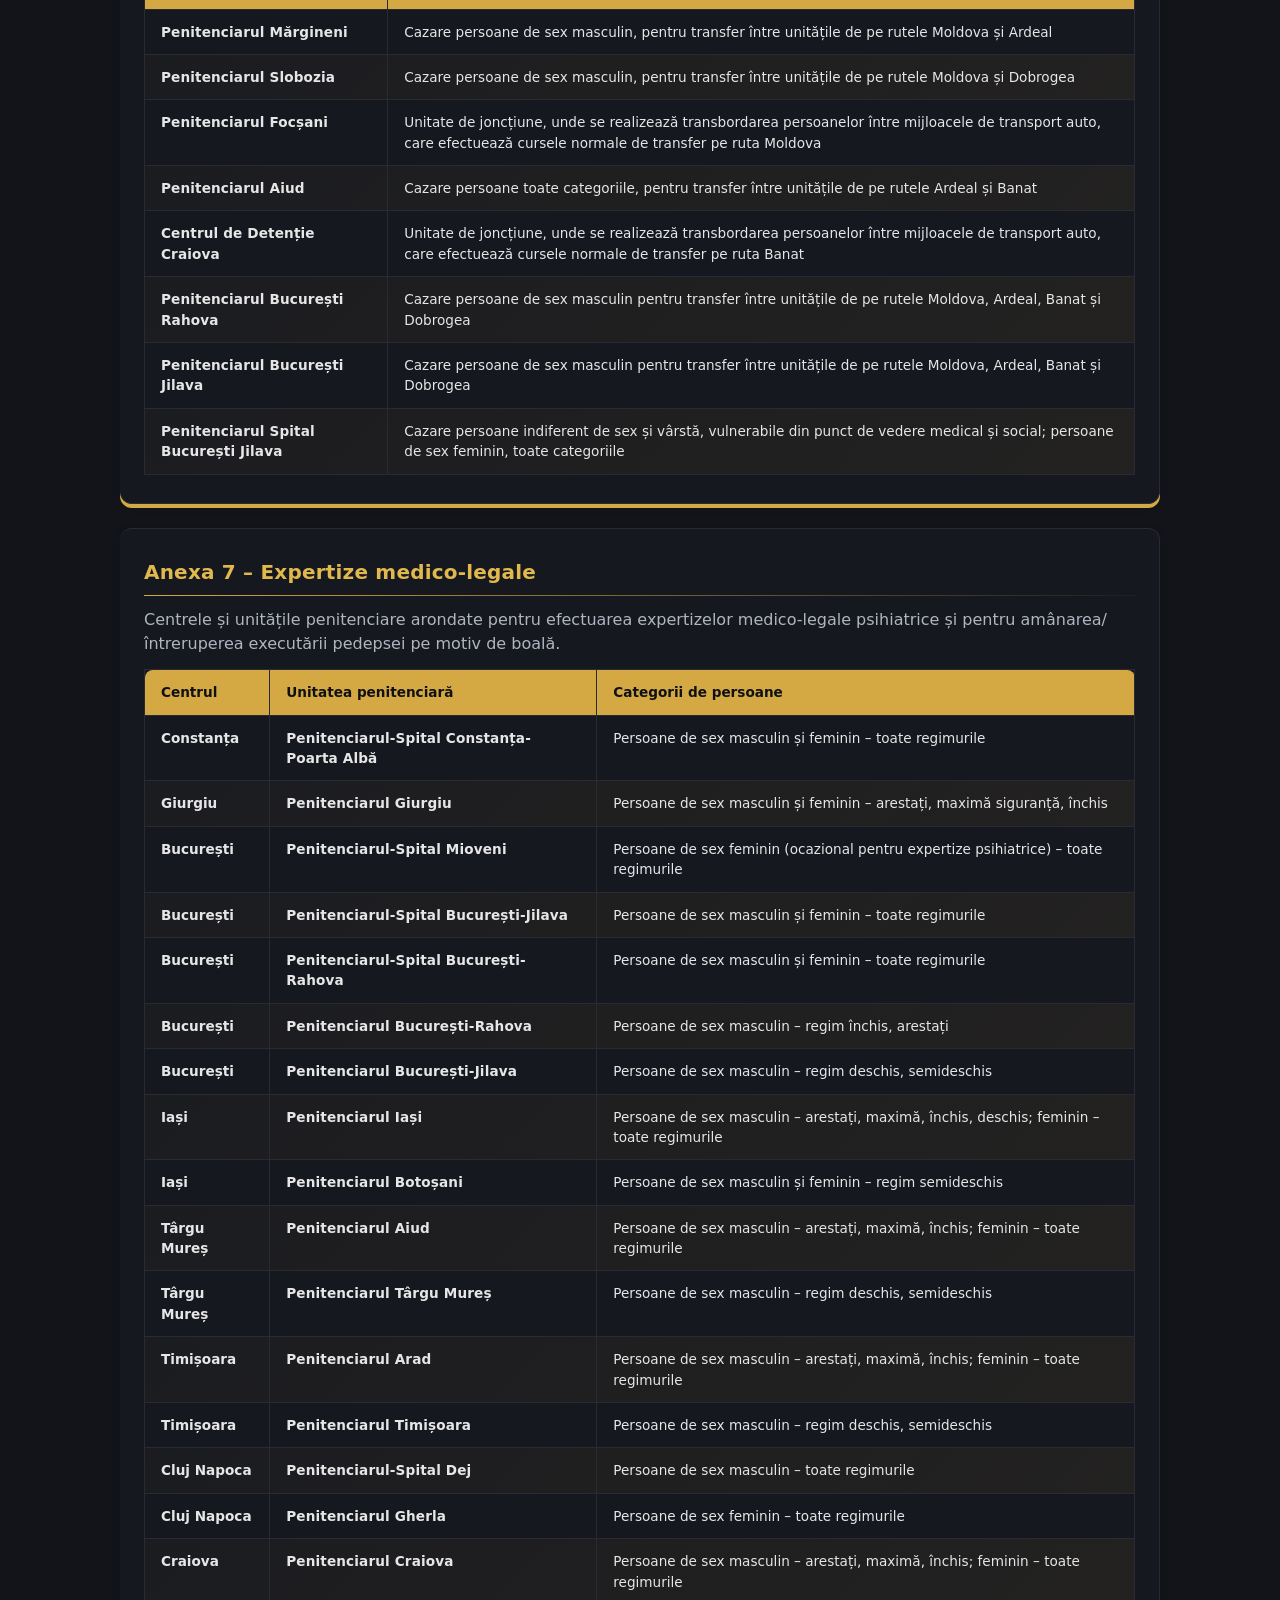
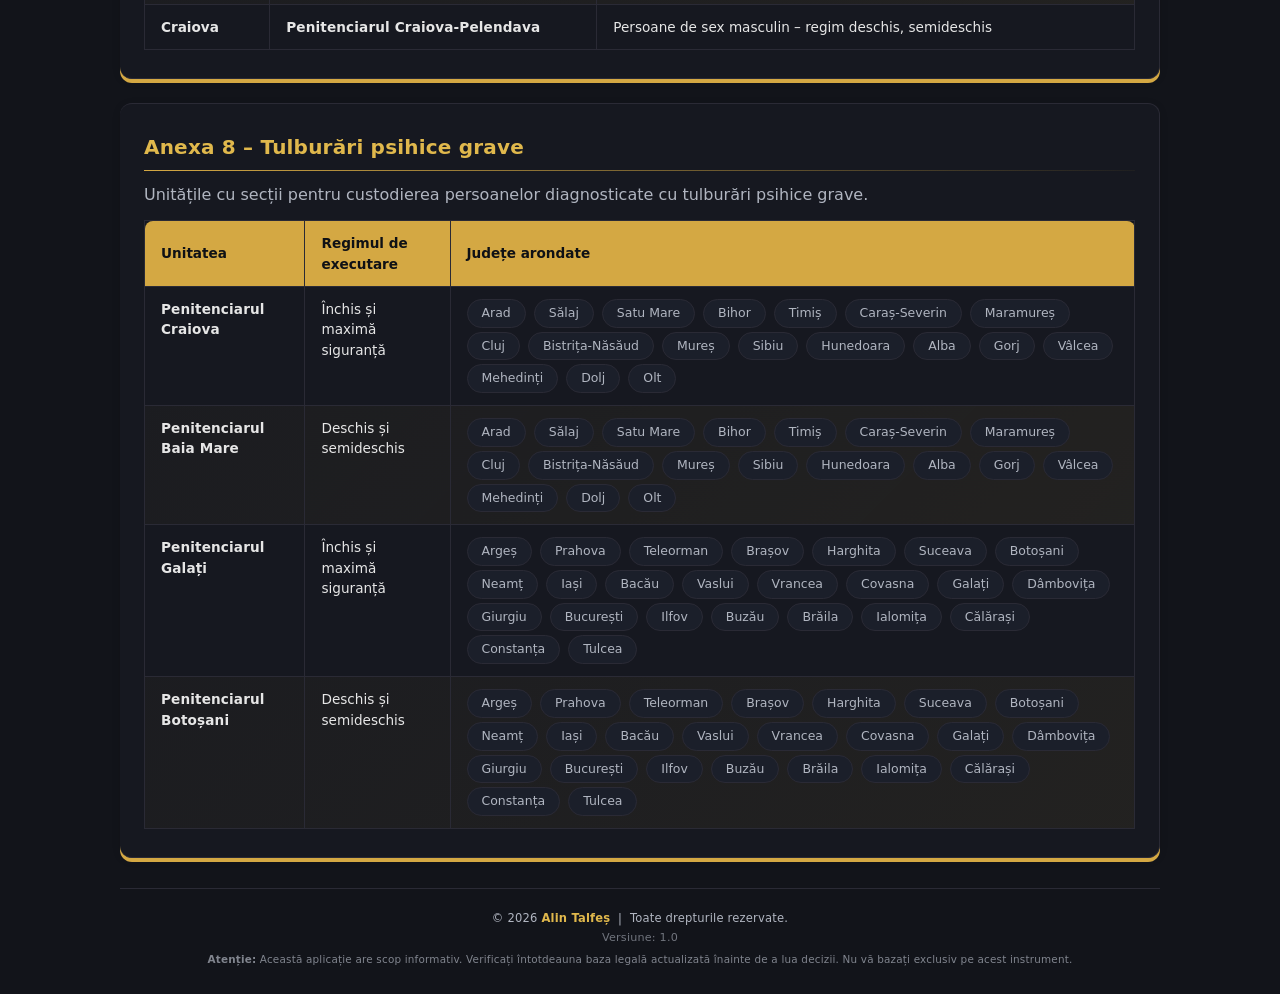
<file: rules.html>
<!DOCTYPE html>
<html lang="ro">
<head>
    <meta charset="UTF-8" />
    <meta name="viewport" content="width=device-width, initial-scale=1.0" />
    <title>Regulile de transfer – Decizia 360/2020</title>
    <link rel="stylesheet" href="style.css" />
    <style>
        /* ============================================================
           STILURI SUPLIMENTARE SPECIFICE PAGINII rules.html
           Toate îmbunătățirile de design cerute, fără a afecta funcționalitatea.
           ============================================================ */

        /* ---------- 1. Tipografie și ierarhie vizuală ---------- */
        .header-inner h1 {
            font-size: 2rem;
            letter-spacing: 0.04em;
        }

        .card h3 {
            font-size: 1.25rem;
            letter-spacing: 0.01em;
        }

        .card > p {
            line-height: 1.55;
            color: var(--text-light);
            opacity: 1; /* contrast maxim */
        }

        .unitate-nume {
            font-weight: 650;
            letter-spacing: 0.01em;
        }

        .rules-table td {
            font-weight: 400; /* text mai subțire în celule */
        }

        /* ---------- 2. Carduri și spațiere ---------- */
        .card {
            padding: 28px 24px;
            margin-bottom: 24px;
            border-radius: 12px;
            border-left: none;
            box-shadow: 0 4px 0 0 var(--gold), 0 2px 8px rgba(0, 0, 0, 0.12);
            transition: box-shadow 0.2s ease, transform 0.2s ease;
        }

        .card:hover {
            box-shadow: 0 6px 0 0 var(--gold-light), 0 4px 16px rgba(0, 0, 0, 0.18);
            transform: translateY(-2px);
        }

        body.light .card {
            box-shadow: 0 4px 0 0 var(--gold), 0 2px 8px rgba(0, 0, 0, 0.06);
        }

        body.light .card:hover {
            box-shadow: 0 6px 0 0 var(--gold-light), 0 4px 16px rgba(0, 0, 0, 0.10);
        }

        .header {
            border-radius: 18px;
            box-shadow: 0 4px 20px rgba(0, 0, 0, 0.3);
            padding: 20px 28px;
        }

        body.light .header {
            box-shadow: 0 4px 20px rgba(0, 0, 0, 0.08);
        }

        /* ---------- 3. Tabelul (toate anexele) ---------- */
        .rules-table {
            width: 100%;
            border-collapse: collapse;
            font-size: 0.85rem;
            margin-top: 12px;
        }

        .rules-table thead th {
            background: var(--gold);
            color: #0F1115;
            font-weight: 700;
            padding: 12px 16px;
            text-align: left;
            border: 1px solid var(--border);
        }

        .rules-table thead th:first-child {
            border-top-left-radius: 8px;
        }
        .rules-table thead th:last-child {
            border-top-right-radius: 8px;
        }

        .rules-table td {
            padding: 12px 16px;
            border: 1px solid var(--border);
            vertical-align: top;
            color: var(--text);
            text-align: left;
            font-weight: 400;
            border-bottom: 1px solid var(--border);
        }

        .rules-table tbody tr {
            transition: background 0.2s ease;
        }

        .rules-table tbody tr:hover {
            background: rgba(201, 162, 39, 0.08);
        }

        /* Alternanță cu gradient subtil */
        .rules-table tbody tr:nth-child(even) {
            background: linear-gradient(135deg, rgba(201, 162, 39, 0.03), rgba(201, 162, 39, 0.07));
        }

        body.light .rules-table tbody tr:nth-child(even) {
            background: linear-gradient(135deg, rgba(184, 148, 31, 0.02), rgba(184, 148, 31, 0.06));
        }

        body.light .rules-table tbody tr:hover {
            background: rgba(184, 148, 31, 0.10);
        }

        /* ---------- 4. Zona de filtrare rapidă ---------- */
        .filter-container {
            display: flex;
            gap: 14px;
            align-items: center;
            flex-wrap: wrap;
            position: relative;
        }

        .filter-container .search-wrapper {
            position: relative;
            flex: 1;
            min-width: 200px;
        }

        .filter-container .search-wrapper .search-icon {
            position: absolute;
            left: 14px;
            top: 50%;
            transform: translateY(-50%);
            color: var(--text-light);
            font-size: 1rem;
            pointer-events: none;
        }

        .filter-container input {
            width: 100%;
            padding: 12px 14px 12px 40px;
            border-radius: 12px;
            border: 1.5px solid var(--input-border);
            background: var(--input-bg);
            color: var(--text);
            font-size: 1rem;
            font-family: var(--font);
            transition: box-shadow 0.2s ease, border-color 0.2s ease;
        }

        .filter-container input:focus {
            border-color: var(--gold);
            box-shadow: inset 0 2px 4px rgba(0, 0, 0, 0.06), 0 0 0 3px rgba(201, 162, 39, 0.10);
            outline: none;
        }

        .filter-container input::placeholder {
            color: var(--input-placeholder);
        }

        .filter-container .filter-clear {
            padding: 12px 24px;
            background: transparent;
            border: 1.5px solid var(--border);
            border-radius: 12px;
            color: var(--text-light);
            cursor: pointer;
            font-weight: 600;
            transition: all 0.2s ease;
            font-size: 0.9rem;
        }

        .filter-container .filter-clear:hover {
            border-color: var(--gold);
            color: var(--gold-light);
            background: rgba(201, 162, 39, 0.05);
        }

        .filter-stats {
            background: rgba(201, 162, 39, 0.08);
            padding: 6px 16px;
            border-radius: 30px;
            font-size: 0.85rem;
            color: var(--text-light);
            display: inline-block;
            white-space: nowrap;
            font-weight: 500;
        }

        .filter-stats strong {
            color: var(--gold-light);
        }

        body.light .filter-stats {
            background: rgba(184, 148, 31, 0.08);
        }

        /* ---------- 5. Header și navigare de sus ---------- */
        .top-link {
            padding: 8px 24px;
            font-size: 0.85rem;
            border-radius: 30px;
            transition: all 0.2s ease;
        }

        .top-link:hover {
            transform: translateY(-2px);
        }

        /* ---------- 6. Culori și temă ---------- */
        :root {
            --gold: #d4a843; /* aur mai cald */
            --gold-light: #e0b84c;
        }

        .rules-table thead th {
            color: #0F1115; /* text negru pe fundal auriu pentru contrast */
        }

        /* ---------- 7. Etichete (judet-tag și regim-tag) ---------- */
        .judet-tag {
            padding: 4px 14px;
            border-radius: 999px;
            font-size: 0.78rem;
            border: 1px solid var(--border);
            background: var(--input-bg);
            color: var(--text-light);
            transition: all 0.2s ease;
        }

        .regim-tag {
            padding: 4px 14px;
            border-radius: 999px;
            font-size: 0.72rem;
            font-weight: 600;
            border: 1px solid transparent;
            display: inline-block;
            transition: all 0.2s ease;
        }

        .regim-tag.deschis {
            background: rgba(39, 174, 96, 0.15);
            color: #27ae60;
            border-color: #27ae60;
        }

        .regim-tag.semideschis {
            background: rgba(243, 156, 18, 0.15);
            color: #f39c12;
            border-color: #f39c12;
        }

        .regim-tag.inchis {
            background: rgba(231, 76, 60, 0.15);
            color: #e74c3c;
            border-color: #e74c3c;
        }

        .regim-tag.maxima {
            background: rgba(192, 57, 43, 0.15);
            color: #c0392b;
            border-color: #c0392b;
        }

        .regim-tag.educativ {
            background: rgba(155, 89, 182, 0.15);
            color: #8e44ad;
            border-color: #8e44ad;
        }

        body.light .regim-tag.deschis {
            background: rgba(39, 174, 96, 0.10);
        }
        body.light .regim-tag.semideschis {
            background: rgba(243, 156, 18, 0.10);
        }
        body.light .regim-tag.inchis {
            background: rgba(231, 76, 60, 0.10);
        }
        body.light .regim-tag.maxima {
            background: rgba(192, 57, 43, 0.10);
        }
        body.light .regim-tag.educativ {
            background: rgba(155, 89, 182, 0.10);
        }

        /* ---------- 8. Responsive – transformare tabel în carduri ---------- */
        @media (max-width: 700px) {
            .header {
                padding: 16px 20px;
                flex-direction: column;
                align-items: center;
                text-align: center;
            }

            .header-inner h1 {
                font-size: 1.6rem;
            }

            .header-actions {
                justify-content: center;
                width: 100%;
            }

            .card {
                padding: 20px 16px;
            }

            /* Transformă tabelele în liste de carduri */
            .rules-table,
            .rules-table thead,
            .rules-table tbody,
            .rules-table tr,
            .rules-table th,
            .rules-table td {
                display: block;
            }

            .rules-table thead {
                display: none; /* ascunde antetul */
            }

            .rules-table tr {
                background: var(--card-bg);
                border: 1px solid var(--border);
                border-radius: 12px;
                margin-bottom: 16px;
                padding: 16px;
                box-shadow: 0 2px 8px rgba(0, 0, 0, 0.08);
                transition: box-shadow 0.2s ease;
            }

            .rules-table tr:hover {
                background: var(--card-bg);
                box-shadow: 0 4px 16px rgba(0, 0, 0, 0.12);
            }

            .rules-table td {
                border: none;
                padding: 8px 0;
                display: flex;
                justify-content: space-between;
                align-items: center;
                border-bottom: 1px solid var(--border);
                font-size: 0.9rem;
            }

            .rules-table td:last-child {
                border-bottom: none;
            }

            .rules-table td::before {
                content: attr(data-label);
                font-weight: 600;
                color: var(--gold-light);
                font-size: 0.75rem;
                text-transform: uppercase;
                letter-spacing: 0.5px;
                margin-right: 16px;
                flex-shrink: 0;
            }

            .rules-table td .judete-list,
            .rules-table td .regim-wrapper {
                display: flex;
                flex-wrap: wrap;
                gap: 4px 8px;
                justify-content: flex-end;
                flex: 1;
            }

            .rules-table td .judete-list .judet-tag,
            .rules-table td .regim-wrapper .regim-tag {
                font-size: 0.7rem;
                padding: 2px 10px;
            }

            /* Anexa 3 – adaptare */
            #anexa3Table td::before {
                content: attr(data-label);
            }

            /* Anexa 5, 6, 7, 8 – adaptare */
            #anexa5Table td::before,
            #anexa6Table td::before,
            #anexa7Table td::before,
            #anexa8Table td::before {
                content: attr(data-label);
            }

            .filter-container {
                flex-direction: column;
                align-items: stretch;
            }

            .filter-container .search-wrapper {
                min-width: unset;
            }

            .filter-stats {
                align-self: center;
                font-size: 0.8rem;
                padding: 4px 14px;
            }

            .filter-container .filter-clear {
                padding: 10px 20px;
            }
        }

        @media (max-width: 480px) {
            .header-inner h1 {
                font-size: 1.3rem;
            }

            .card {
                padding: 16px 12px;
            }

            .rules-table td {
                font-size: 0.8rem;
                padding: 6px 0;
            }

            .rules-table td::before {
                font-size: 0.65rem;
            }

            .filter-container input {
                font-size: 0.9rem;
                padding: 10px 12px 10px 36px;
            }

            .filter-stats {
                font-size: 0.7rem;
                padding: 3px 10px;
            }
        }

        /* ---------- 9. Accesibilitate ---------- */
        .top-link,
        .filter-clear,
        #themeToggle,
        .btn {
            padding: 12px 24px;
            min-height: 48px;
        }

        :focus-visible {
            outline: 3px solid var(--gold-light);
            outline-offset: 3px;
        }

        .filter-container input:focus-visible {
            outline: 3px solid var(--gold-light);
            outline-offset: 2px;
        }

        /* ---------- 10. Detalii de finisaj ---------- */
        /* Scrollbar pentru Firefox */
        .rules-container {
            scrollbar-width: thin;
            scrollbar-color: var(--gold) var(--input-bg);
        }

        /* Scrollbar pentru Chrome/Edge/Safari */
        .rules-container::-webkit-scrollbar {
            height: 6px;
        }
        .rules-container::-webkit-scrollbar-track {
            background: var(--input-bg);
            border-radius: 10px;
        }
        .rules-container::-webkit-scrollbar-thumb {
            background: var(--gold);
            border-radius: 10px;
        }

        .footer {
            padding: 20px 0 14px 0;
            margin-top: 30px;
            border-top: 1px solid var(--border);
        }

        /* Container mai larg pe ecrane mari */
        @media (min-width: 1200px) {
            .container {
                max-width: 1040px;
            }
        }

        /* ---------- Stiluri existente (păstrate pentru compatibilitate) ---------- */
        .back-link {
            display: inline-block;
            margin-bottom: 16px;
            padding: 8px 20px;
            background: var(--gold);
            color: #0F1115;
            text-decoration: none;
            border-radius: var(--radius-md);
            font-weight: 600;
            transition: all 0.2s;
        }
        .back-link:hover {
            background: var(--gold-light);
            transform: translateY(-2px);
            box-shadow: 0 4px 12px rgba(201, 162, 39, 0.3);
        }

        .section-title {
            font-size: 1.2rem;
            font-weight: 700;
            color: var(--gold-light);
            margin: 20px 0 10px 0;
            padding-bottom: 6px;
            border-bottom: 1px solid var(--border);
        }

        .judete-list {
            display: flex;
            flex-wrap: wrap;
            gap: 4px 8px;
        }

        .regim-label {
            font-weight: 600;
            color: var(--text-light);
            font-size: 0.7rem;
            text-transform: uppercase;
        }

        .anexa-box {
            background: rgba(201, 162, 39, 0.04);
            border-left: 3px solid var(--gold);
            padding: 12px 16px;
            margin: 8px 0;
            border-radius: var(--radius-sm);
        }
        .anexa-box strong {
            color: var(--gold-light);
        }
        .anexa-box ul {
            margin: 6px 0 0 20px;
            color: var(--text-light);
            font-size: 0.8rem;
            line-height: 1.8;
        }
    </style>
</head>
<body>

<div class="container">

    <!-- ========== BARĂ DE SUS ========== -->
    <div class="top-bar">
        <a href="index.html" class="top-link">← Înapoi la instrument</a>
        <a href="https://alintalfes-glitch.github.io/calcul-pedeapsa/" target="_blank" class="top-link">Calcul pedepse</a>
    </div>

    <!-- ========== HEADER ========== -->
    <header class="header">
        <div class="header-inner">
            <h1>REGULI DE TRANSFER</h1>
            <div class="subtitle">Toate anexele – Decizia 360/2020</div>
        </div>
        <div class="header-actions">
            <button id="themeToggle" aria-label="Schimbă tema">🌙</button>
        </div>
    </header>

    <!-- ========== CARD FILTRARE ========== -->
    <div class="card">
        <h3>Filtrare rapidă</h3>
        <div class="filter-container">
            <div class="search-wrapper">
                <span class="search-icon">🔍</span>
                <input type="text" id="filterInput" placeholder="Caută după unitate, județ, regim..." />
            </div>
            <button class="filter-clear" id="filterClear">✕ Resetează</button>
            <span class="filter-stats" id="filterStats">0 afișate / <strong>0</strong> total</span>
        </div>
    </div>

    <!-- ========== ANEXA 1 ========== -->
    <div class="card" id="anexa1Card">
        <h3>Anexa 1 – Profilarea unităților</h3>
        <p>Arondarea unităților pe județe și regimuri de custodie (masculin, majori).</p>
        <div class="rules-container" style="overflow-x:auto;">
            <table class="rules-table" id="anexa1Table">
                <thead>
                    <tr>
                        <th>Unitate</th>
                        <th>Județe deservite</th>
                        <th>Regimuri de custodie (masculin / major)</th>
                    </tr>
                </thead>
                <tbody id="anexa1Body"></tbody>
            </table>
        </div>
    </div>

    <!-- ========== ANEXA 3 ========== -->
    <div class="card" id="anexa3Card">
        <h3>Anexa 3 – Arondarea pentru primirea de la poliție</h3>
        <p>Unitățile și organele de poliție care depun persoane private de libertate, conform Anexei 3.</p>
        <div class="rules-container" style="overflow-x:auto;">
            <table class="rules-table" id="anexa3Table">
                <thead>
                    <tr>
                        <th>Unitatea</th>
                        <th>Organul de poliție care depune</th>
                        <th>Categorii primite</th>
                    </tr>
                </thead>
                <tbody id="anexa3Body"></tbody>
            </table>
        </div>
        <div class="anexa-box" style="margin-top:12px;">
            <strong>Notă:</strong> Pe cale de excepție, locurile de deținere pot primi și de la alte inspectorate de poliție decât cele arondate, în situații justificate.
        </div>
    </div>

    <!-- ========== ANEXA 5 ========== -->
    <div class="card" id="anexa5Card">
        <h3>Anexa 5 – Măsuri educative cu executare în penitenciar</h3>
        <p>Unitățile care găzduiesc persoane față de care s-a dispus aplicarea unei măsuri educative cu executare sau continuare în penitenciar.</p>
        <div id="anexa5Container"></div>
    </div>

    <!-- ========== ANEXA 6 ========== -->
    <div class="card" id="anexa6Card">
        <h3>Anexa 6 – Tranzitul între unități</h3>
        <p>Unitățile de tranzit și rutele pe care se efectuează transferurile între unitățile subordonate ANP.</p>
        <div id="anexa6Container"></div>
    </div>

    <!-- ========== ANEXA 7 ========== -->
    <div class="card" id="anexa7Card">
        <h3>Anexa 7 – Expertize medico-legale</h3>
        <p>Centrele și unitățile penitenciare arondate pentru efectuarea expertizelor medico-legale psihiatrice și pentru amânarea/întreruperea executării pedepsei pe motiv de boală.</p>
        <div id="anexa7Container"></div>
    </div>

    <!-- ========== ANEXA 8 ========== -->
    <div class="card" id="anexa8Card">
        <h3>Anexa 8 – Tulburări psihice grave</h3>
        <p>Unitățile cu secții pentru custodierea persoanelor diagnosticate cu tulburări psihice grave.</p>
        <div id="anexa8Container"></div>
    </div>

    <!-- ========== FOOTER ========== -->
    <footer class="footer">
        <p>
            &copy; 2026 <a href="https://wa.me/alin.talfes" target="_blank" rel="noopener noreferrer" style="color:var(--gold-light); text-decoration:none; font-weight:600;">Alin Talfeș</a>
            &nbsp;|&nbsp; Toate drepturile rezervate.
            <br />
            <span id="versionDisplay" style="font-size:0.7rem; opacity:0.6;">Versiune: încărcare...</span>
        </p>
        <p style="margin-top:4px; font-size:0.65rem; opacity:0.7;">
            <strong>Atenție:</strong> Această aplicație are scop informativ.
            Verificați întotdeauna baza legală actualizată înainte de a lua decizii.
            Nu vă bazați exclusiv pe acest instrument.
        </p>
    </footer>

</div>

<!-- ========== SCRIPTS ========== -->
<script src="rules.js"></script>
<script>
    (function() {
        // ============================================================
        // 0. ÎNCĂRCARE VERSIUNE DIN version.json
        // ============================================================
        const versionDisplay = document.getElementById('versionDisplay');
        fetch('version.json')
            .then(response => {
                if (!response.ok) throw new Error('version.json not found');
                return response.json();
            })
            .then(data => {
                if (data.version) {
                    versionDisplay.textContent = 'Versiune: ' + data.version;
                } else {
                    versionDisplay.textContent = 'Versiune: necunoscută';
                }
            })
            .catch(() => {
                versionDisplay.textContent = 'Versiune: neîncărcată';
            });

        // ============================================================
        // 1. ANEXA 1 – Profilarea unităților
        // ============================================================
        const anexa1Body = document.getElementById('anexa1Body');
        const unitatiRelevante = UNITATI.filter(u => !u.spital && !u.educativ && !u.detentie);

        unitatiRelevante.forEach(u => {
            const tr = document.createElement('tr');

            // Nume unitate
            const tdNume = document.createElement('td');
            tdNume.setAttribute('data-label', 'Unitate');
            tdNume.innerHTML = `<span class="unitate-nume">${u.nume}</span>`;
            tr.appendChild(tdNume);

            // Județe deservite
            const tdJudete = document.createElement('td');
            tdJudete.setAttribute('data-label', 'Județe deservite');
            const judeteList = document.createElement('div');
            judeteList.className = 'judete-list';
            if (u.judeteDeservite && u.judeteDeservite.length > 0) {
                u.judeteDeservite.forEach(j => {
                    const span = document.createElement('span');
                    span.className = 'judet-tag';
                    span.textContent = j;
                    judeteList.appendChild(span);
                });
            } else {
                judeteList.textContent = '—';
            }
            tdJudete.appendChild(judeteList);
            tr.appendChild(tdJudete);

            // Regimuri de custodie (masculin / major)
            const tdRegim = document.createElement('td');
            tdRegim.setAttribute('data-label', 'Regimuri');
            const regimDiv = document.createElement('div');
            regimDiv.className = 'regim-wrapper';
            regimDiv.style.display = 'flex';
            regimDiv.style.flexWrap = 'wrap';
            regimDiv.style.gap = '4px 8px';

            const regimuri = u.custodie?.masculin?.major || {};
            const regimMap = {
                'deschis': 'Deschis',
                'semideschis': 'Semideschis',
                'inchis': 'Închis',
                'maxima': 'Maximă siguranță',
                'masura_educativa_penitenciar': 'Măsură educativă'
            };
            const regimClasa = {
                'deschis': 'deschis',
                'semideschis': 'semideschis',
                'inchis': 'inchis',
                'maxima': 'maxima',
                'masura_educativa_penitenciar': 'educativ'
            };

            let hasRegim = false;
            for (const [key, label] of Object.entries(regimMap)) {
                const judete = regimuri[key];
                if (judete && Array.isArray(judete) && judete.length > 0) {
                    hasRegim = true;
                    const span = document.createElement('span');
                    span.className = `regim-tag ${regimClasa[key] || ''}`;
                    let judeteStr = judete.includes('toate') ? 'toate' : judete.includes('toate_munca') ? 'toate (muncă)' : judete.join(', ');
                    span.textContent = `${label}: ${judeteStr}`;
                    regimDiv.appendChild(span);
                }
            }

            if (!hasRegim) {
                const span = document.createElement('span');
                span.textContent = '—';
                span.style.color = 'var(--text-light)';
                regimDiv.appendChild(span);
            }

            tdRegim.appendChild(regimDiv);
            tr.appendChild(tdRegim);

            anexa1Body.appendChild(tr);
        });

        // ============================================================
        // 2. ANEXA 3 – Arondarea pentru primirea de la poliție
        // ============================================================
        const anexa3Body = document.getElementById('anexa3Body');

        const anexa3Data = [
            { unitate: 'Penitenciarul Aiud', organ: 'IPJ Alba, IPJ Sibiu', categorii: 'Toate, excepție minori arestați și măsuri educative' },
            { unitate: 'Penitenciarul Arad', organ: 'IPJ Arad, IPJ Timiș, IPJ Caraș-Severin', categorii: 'Toate, excepție minori arestați și măsuri educative; pentru IPJ Timiș/Caraș-Severin: doar femei' },
            { unitate: 'Penitenciarul Bacău', organ: 'IPJ Bacău, IPJ Neamț', categorii: 'Toate, excepție minori arestați și măsuri educative' },
            { unitate: 'Penitenciarul Baia Mare', organ: 'IPJ Maramureș', categorii: 'Toate, excepție femei, minori arestați, măsuri educative' },
            { unitate: 'Penitenciarul Bistrița', organ: 'IPJ Bistrița-Năsăud', categorii: 'Toate, excepție femei, minori arestați, măsuri educative' },
            { unitate: 'Penitenciarul Botoșani', organ: 'IPJ Botoșani, IPJ Suceava', categorii: 'Toate, excepție minori arestați și măsuri educative' },
            { unitate: 'Penitenciarul Brăila', organ: '—', categorii: '—' },
            { unitate: 'Penitenciarul București-Jilava', organ: '—', categorii: '—' },
            { unitate: 'Penitenciarul București-Rahova', organ: 'DGPMB, IPJ Ilfov', categorii: 'Toate, excepție feminin' },
            { unitate: 'Penitenciarul Codlea', organ: 'IPJ Brașov, IPJ Covasna', categorii: 'Toate, excepție minori arestați și măsuri educative' },
            { unitate: 'Penitenciarul Constanța-Poarta Albă', organ: 'IPJ Constanța, IPJ Călărași, IPJ Ialomița', categorii: 'Toate, excepție minori arestați și măsuri educative' },
            { unitate: 'Penitenciarul Craiova', organ: 'IPJ Dolj, IPJ Olt', categorii: 'Toate, excepție minori arestați și măsuri educative' },
            { unitate: 'Penitenciarul Craiova-Pelendava', organ: '—', categorii: '—' },
            { unitate: 'Penitenciarul Deva', organ: 'IPJ Hunedoara', categorii: 'Toate, excepție minori arestați și măsuri educative' },
            { unitate: 'Penitenciarul Drobeta-Turnu Severin', organ: 'IPJ Mehedinți', categorii: 'Toate, excepție minori arestați și măsuri educative' },
            { unitate: 'Penitenciarul Focșani', organ: 'IPJ Vrancea, IPJ Buzău', categorii: 'Toate, excepție minori arestați și măsuri educative' },
            { unitate: 'Penitenciarul Găești', organ: '—', categorii: '—' },
            { unitate: 'Penitenciarul Galați', organ: 'IPJ Galați, IPJ Brăila', categorii: 'Toate, excepție minori arestați și măsuri educative' },
            { unitate: 'Penitenciarul Gherla', organ: 'IPJ Cluj, IPJ Maramureș, IPJ Bistrița-Năsăud', categorii: 'Toate, excepție minori arestați și măsuri educative' },
            { unitate: 'Penitenciarul Giurgiu', organ: 'IPJ Teleorman, IPJ Giurgiu', categorii: 'Toate, excepție femei măsuri educative' },
            { unitate: 'Penitenciarul Iași', organ: 'IPJ Iași', categorii: 'Toate, excepție minori arestați și măsuri educative' },
            { unitate: 'Penitenciarul Mărgineni', organ: 'IPJ Dâmbovița, IPJ Prahova', categorii: 'Toate, excepție femei, minori arestați, măsuri educative' },
            { unitate: 'Penitenciarul Miercurea-Ciuc', organ: 'IPJ Harghita', categorii: 'Toate, excepție minori arestați și măsuri educative' },
            { unitate: 'Penitenciarul Mioveni', organ: 'IPJ Argeș, IPJ Vâlcea', categorii: 'Toate, excepție minori arestați și măsuri educative' },
            { unitate: 'Penitenciarul Oradea', organ: 'IPJ Bihor', categorii: 'Toate, excepție minori arestați și măsuri educative' },
            { unitate: 'Penitenciarul Ploiești', organ: '—', categorii: '—' },
            { unitate: 'Penitenciarul Ploiești-Târgșorul Nou', organ: 'IPJ Prahova, IPJ Dâmbovița, IPJ Ilfov, DGPMB', categorii: 'Femei toate, excepție minore arestate și măsuri educative' },
            { unitate: 'Penitenciarul Satu Mare', organ: 'IPJ Satu Mare, IPJ Sălaj', categorii: 'Toate, excepție minori arestați și măsuri educative' },
            { unitate: 'Penitenciarul Slobozia', organ: 'IPJ Ialomița, IPJ Călărași', categorii: 'Toate, excepție femei, minori arestați, măsuri educative' },
            { unitate: 'S.N.P.A.P. Târgu Ocna', organ: '—', categorii: '—' },
            { unitate: 'Penitenciarul Târgu Jiu', organ: 'IPJ Gorj, IPJ Vâlcea', categorii: 'Toate, excepție minori arestați și măsuri educative' },
            { unitate: 'Penitenciarul Târgu Mureș', organ: 'IPJ Mureș', categorii: 'Toate, excepție minori arestați și măsuri educative' },
            { unitate: 'Penitenciarul Timișoara', organ: 'IPJ Timiș, IPJ Caraș-Severin', categorii: 'Toate, excepție femei, minori arestați, măsuri educative' },
            { unitate: 'Penitenciarul Tulcea', organ: 'IPJ Tulcea', categorii: 'Toate, excepție minori arestați și măsuri educative' },
            { unitate: 'Penitenciarul Vaslui', organ: 'IPJ Vaslui', categorii: 'Toate, excepție minori arestați și măsuri educative' }
        ];

        anexa3Data.forEach(item => {
            const tr = document.createElement('tr');
            const tdUnitate = document.createElement('td');
            tdUnitate.setAttribute('data-label', 'Unitatea');
            tdUnitate.textContent = item.unitate;
            tr.appendChild(tdUnitate);
            const tdOrgan = document.createElement('td');
            tdOrgan.setAttribute('data-label', 'Organul de poliție');
            tdOrgan.textContent = item.organ;
            tr.appendChild(tdOrgan);
            const tdCategorii = document.createElement('td');
            tdCategorii.setAttribute('data-label', 'Categorii primite');
            tdCategorii.textContent = item.categorii;
            tr.appendChild(tdCategorii);
            anexa3Body.appendChild(tr);
        });

        // ============================================================
        // 3. ANEXA 5 – Măsuri educative în penitenciar
        // ============================================================
        const anexa5Container = document.getElementById('anexa5Container');

        const anexa5Data = [];
        UNITATI.forEach(u => {
            const custodie = u.custodie;
            if (!custodie) return;
            ['masculin', 'feminin'].forEach(sex => {
                ['minor', 'tanar', 'major'].forEach(varsta => {
                    const regimuri = custodie[sex]?.[varsta];
                    if (regimuri && regimuri.masura_educativa_penitenciar && regimuri.masura_educativa_penitenciar.length > 0) {
                        anexa5Data.push({
                            unitate: u.nume,
                            sex: sex,
                            varsta: varsta,
                            judete: regimuri.masura_educativa_penitenciar
                        });
                    }
                });
            });
        });

        if (anexa5Data.length > 0) {
            let html5 = `
                <table class="rules-table" id="anexa5Table">
                    <thead>
                        <tr><th>Unitatea</th><th>Sex</th><th>Vârstă</th><th>Județe</th></tr>
                    </thead>
                    <tbody id="anexa5Body">
            `;
            anexa5Data.forEach(item => {
                const judeteStr = item.judete.includes('toate') ? 'toate județele' : item.judete.join(', ');
                html5 += `
                    <tr>
                        <td data-label="Unitatea"><span class="unitate-nume">${item.unitate}</span></td>
                        <td data-label="Sex">${item.sex}</td>
                        <td data-label="Vârstă">${item.varsta}</td>
                        <td data-label="Județe">${judeteStr}</td>
                    </tr>
                `;
            });
            html5 += `</tbody></table>`;
            anexa5Container.innerHTML = html5;
        } else {
            anexa5Container.innerHTML = `<p style="color:var(--text-light);">Nu există date pentru Anexa 5.</p>`;
        }

        // ============================================================
        // 4. ANEXA 6 – Tranzitul între unități
        // ============================================================
        const anexa6Container = document.getElementById('anexa6Container');
        const anexa6Data = [
            { unitate: 'Penitenciarul Mărgineni', tip: 'Cazare persoane de sex masculin, pentru transfer între unitățile de pe rutele Moldova și Ardeal' },
            { unitate: 'Penitenciarul Slobozia', tip: 'Cazare persoane de sex masculin, pentru transfer între unitățile de pe rutele Moldova și Dobrogea' },
            { unitate: 'Penitenciarul Focșani', tip: 'Unitate de joncțiune, unde se realizează transbordarea persoanelor între mijloacele de transport auto, care efectuează cursele normale de transfer pe ruta Moldova' },
            { unitate: 'Penitenciarul Aiud', tip: 'Cazare persoane toate categoriile, pentru transfer între unitățile de pe rutele Ardeal și Banat' },
            { unitate: 'Centrul de Detenție Craiova', tip: 'Unitate de joncțiune, unde se realizează transbordarea persoanelor între mijloacele de transport auto, care efectuează cursele normale de transfer pe ruta Banat' },
            { unitate: 'Penitenciarul București Rahova', tip: 'Cazare persoane de sex masculin pentru transfer între unitățile de pe rutele Moldova, Ardeal, Banat și Dobrogea' },
            { unitate: 'Penitenciarul București Jilava', tip: 'Cazare persoane de sex masculin pentru transfer între unitățile de pe rutele Moldova, Ardeal, Banat și Dobrogea' },
            { unitate: 'Penitenciarul Spital București Jilava', tip: 'Cazare persoane indiferent de sex și vârstă, vulnerabile din punct de vedere medical și social; persoane de sex feminin, toate categoriile' }
        ];

        let html6 = `<table class="rules-table" id="anexa6Table"><thead><tr><th>Unitatea</th><th>Tipul activității</th></tr></thead><tbody id="anexa6Body">`;
        anexa6Data.forEach(item => {
            html6 += `<tr><td data-label="Unitatea"><span class="unitate-nume">${item.unitate}</span></td><td data-label="Tip activitate">${item.tip}</td></tr>`;
        });
        html6 += `</tbody></table>`;
        anexa6Container.innerHTML = html6;

        // ============================================================
        // 5. ANEXA 7 – Expertize medico-legale
        // ============================================================
        const anexa7Container = document.getElementById('anexa7Container');
        const anexa7Data = [
            { centru: 'Constanța', unitate: 'Penitenciarul-Spital Constanța-Poarta Albă', categorii: 'Persoane de sex masculin și feminin – toate regimurile' },
            { centru: 'Giurgiu', unitate: 'Penitenciarul Giurgiu', categorii: 'Persoane de sex masculin și feminin – arestați, maximă siguranță, închis' },
            { centru: 'București', unitate: 'Penitenciarul-Spital Mioveni', categorii: 'Persoane de sex feminin (ocazional pentru expertize psihiatrice) – toate regimurile' },
            { centru: 'București', unitate: 'Penitenciarul-Spital București-Jilava', categorii: 'Persoane de sex masculin și feminin – toate regimurile' },
            { centru: 'București', unitate: 'Penitenciarul-Spital București-Rahova', categorii: 'Persoane de sex masculin și feminin – toate regimurile' },
            { centru: 'București', unitate: 'Penitenciarul București-Rahova', categorii: 'Persoane de sex masculin – regim închis, arestați' },
            { centru: 'București', unitate: 'Penitenciarul București-Jilava', categorii: 'Persoane de sex masculin – regim deschis, semideschis' },
            { centru: 'Iași', unitate: 'Penitenciarul Iași', categorii: 'Persoane de sex masculin – arestați, maximă, închis, deschis; feminin – toate regimurile' },
            { centru: 'Iași', unitate: 'Penitenciarul Botoșani', categorii: 'Persoane de sex masculin și feminin – regim semideschis' },
            { centru: 'Târgu Mureș', unitate: 'Penitenciarul Aiud', categorii: 'Persoane de sex masculin – arestați, maximă, închis; feminin – toate regimurile' },
            { centru: 'Târgu Mureș', unitate: 'Penitenciarul Târgu Mureș', categorii: 'Persoane de sex masculin – regim deschis, semideschis' },
            { centru: 'Timișoara', unitate: 'Penitenciarul Arad', categorii: 'Persoane de sex masculin – arestați, maximă, închis; feminin – toate regimurile' },
            { centru: 'Timișoara', unitate: 'Penitenciarul Timișoara', categorii: 'Persoane de sex masculin – regim deschis, semideschis' },
            { centru: 'Cluj Napoca', unitate: 'Penitenciarul-Spital Dej', categorii: 'Persoane de sex masculin – toate regimurile' },
            { centru: 'Cluj Napoca', unitate: 'Penitenciarul Gherla', categorii: 'Persoane de sex feminin – toate regimurile' },
            { centru: 'Craiova', unitate: 'Penitenciarul Craiova', categorii: 'Persoane de sex masculin – arestați, maximă, închis; feminin – toate regimurile' },
            { centru: 'Craiova', unitate: 'Penitenciarul Craiova-Pelendava', categorii: 'Persoane de sex masculin – regim deschis, semideschis' }
        ];

        let html7 = `<table class="rules-table" id="anexa7Table"><thead><tr><th>Centrul</th><th>Unitatea penitenciară</th><th>Categorii de persoane</th></tr></thead><tbody id="anexa7Body">`;
        anexa7Data.forEach(item => {
            html7 += `<tr><td data-label="Centru"><strong>${item.centru}</strong></td><td data-label="Unitate"><span class="unitate-nume">${item.unitate}</span></td><td data-label="Categorii">${item.categorii}</td></tr>`;
        });
        html7 += `</tbody></table>`;
        anexa7Container.innerHTML = html7;

        // ============================================================
        // 6. ANEXA 8 – Tulburări psihice grave
        // ============================================================
        const anexa8Container = document.getElementById('anexa8Container');
        const anexa8Data = [
            { unitate: 'Penitenciarul Craiova', regim: 'Închis și maximă siguranță', judete: 'Arad, Sălaj, Satu Mare, Bihor, Timiș, Caraș-Severin, Maramureș, Cluj, Bistrița-Năsăud, Mureș, Sibiu, Hunedoara, Alba, Gorj, Vâlcea, Mehedinți, Dolj, Olt' },
            { unitate: 'Penitenciarul Baia Mare', regim: 'Deschis și semideschis', judete: 'Arad, Sălaj, Satu Mare, Bihor, Timiș, Caraș-Severin, Maramureș, Cluj, Bistrița-Năsăud, Mureș, Sibiu, Hunedoara, Alba, Gorj, Vâlcea, Mehedinți, Dolj, Olt' },
            { unitate: 'Penitenciarul Galați', regim: 'Închis și maximă siguranță', judete: 'Argeș, Prahova, Teleorman, Brașov, Harghita, Suceava, Botoșani, Neamț, Iași, Bacău, Vaslui, Vrancea, Covasna, Galați, Dâmbovița, Giurgiu, București, Ilfov, Buzău, Brăila, Ialomița, Călărași, Constanța, Tulcea' },
            { unitate: 'Penitenciarul Botoșani', regim: 'Deschis și semideschis', judete: 'Argeș, Prahova, Teleorman, Brașov, Harghita, Suceava, Botoșani, Neamț, Iași, Bacău, Vaslui, Vrancea, Covasna, Galați, Dâmbovița, Giurgiu, București, Ilfov, Buzău, Brăila, Ialomița, Călărași, Constanța, Tulcea' }
        ];

        let html8 = `<table class="rules-table" id="anexa8Table"><thead><tr><th>Unitatea</th><th>Regimul de executare</th><th>Județe arondate</th></tr></thead><tbody id="anexa8Body">`;
        anexa8Data.forEach(item => {
            html8 += `<tr><td data-label="Unitatea"><span class="unitate-nume">${item.unitate}</span></td><td data-label="Regim">${item.regim}</td><td data-label="Județe"><div class="judete-list">${item.judete.split(', ').map(j => `<span class="judet-tag">${j}</span>`).join('')}</div></td></tr>`;
        });
        html8 += `</tbody></table>`;
        anexa8Container.innerHTML = html8;

        // ============================================================
        // 7. FILTRARE GLOBALĂ
        // ============================================================
        const filterInput = document.getElementById('filterInput');
        const filterClear = document.getElementById('filterClear');
        const filterStats = document.getElementById('filterStats');

        function getFilterableText(row) {
            let text = '';
            row.querySelectorAll('td').forEach(td => {
                text += td.textContent + ' ';
            });
            return text.toLowerCase();
        }

        function countVisibleRows() {
            const allTables = document.querySelectorAll('.rules-table');
            let visible = 0;
            let total = 0;
            allTables.forEach(table => {
                const rows = table.querySelectorAll('tbody tr');
                total += rows.length;
                rows.forEach(row => {
                    if (row.style.display !== 'none') visible++;
                });
            });
            return { visible, total };
        }

        function updateStats() {
            const stats = countVisibleRows();
            filterStats.innerHTML = `${stats.visible} afișate / <strong>${stats.total}</strong> total`;
        }

        function filterTables() {
            const filterText = filterInput.value.toLowerCase().trim();
            const allTables = document.querySelectorAll('.rules-table');
            let hasVisible = false;

            allTables.forEach(table => {
                const rows = table.querySelectorAll('tbody tr');
                rows.forEach(row => {
                    const rowText = getFilterableText(row);
                    if (filterText === '' || rowText.includes(filterText)) {
                        row.style.display = '';
                        hasVisible = true;
                    } else {
                        row.style.display = 'none';
                    }
                });
            });

            const cards = document.querySelectorAll('.card[id$="Card"]');
            cards.forEach(card => {
                const tables = card.querySelectorAll('.rules-table');
                let cardHasVisible = false;
                tables.forEach(table => {
                    const rows = table.querySelectorAll('tbody tr');
                    rows.forEach(row => {
                        if (row.style.display !== 'none') cardHasVisible = true;
                    });
                });
                card.style.display = cardHasVisible ? '' : 'none';
            });

            updateStats();
        }

        filterInput.addEventListener('input', filterTables);

        filterClear.addEventListener('click', function() {
            filterInput.value = '';
            filterTables();
            filterInput.focus();
        });

        setTimeout(updateStats, 100);

        // ============================================================
        // 8. LIGHT / DARK TOGGLE
        // ============================================================
        const themeToggle = document.getElementById('themeToggle');

        function toggleTheme() {
            document.body.classList.toggle('light');
            const isLight = document.body.classList.contains('light');
            themeToggle.textContent = isLight ? '☀' : '🌙';
            localStorage.setItem('theme', isLight ? 'light' : 'dark');
        }

        const savedTheme = localStorage.getItem('theme');
        if (savedTheme === 'light') {
            document.body.classList.add('light');
            themeToggle.textContent = '☀';
        } else {
            themeToggle.textContent = '🌙';
        }

        themeToggle.addEventListener('click', toggleTheme);

    })();
</script>

</body>
</html>
</file>
<file: style.css>
/* ============================================================
   TRANSFER DEȚINUȚI – DECIZIA 360/2020
   STILURI CONSOLIDATE – MOBILE-FIRST
   ============================================================ */

/* ========== VARIABILE ========== */
:root {
    --bg: #12141A;
    --card-bg: #161820;
    --primary: #C9A227;
    --gold: #C9A227;
    --gold-light: #D4AF37;
    --text: #e6e6e6;
    --text-light: #B0B5C0;
    --border: #2a2a35;
    --danger: #ff6b6b;
    --warning: #ffa726;
    --success: #27ae60;
    --radius-sm: 10px;
    --radius-md: 12px;
    --radius-lg: 18px;
    --shadow: 0 2px 10px rgba(0,0,0,0.25);
    --font: 'Inter', system-ui, -apple-system, sans-serif;
    --font-mono: 'JetBrains Mono', 'Fira Code', monospace;
    --input-bg: #1b1f2a;
    --input-border: #3a4150;
    --input-placeholder: #8a92a6;
    --label-color: #c0c6d2;
    --btn-height: 44px;
    --btn-padding-y: 12px;
    --btn-padding-x: 16px;
    --card-padding-y: 20px;
    --card-padding-x: 18px;
    --gap-sm: 8px;
    --gap-md: 12px;
    --gap-lg: 20px;
    --border-width: 1px;
    --outline-width: 3px;
    --transition-fast: 0.15s;
    --transition-base: 0.2s;
}

body.light {
    --bg: #f5f5f5;
    --card-bg: #ffffff;
    --primary: #b8941f;
    --gold: #b8941f;
    --gold-light: #c9a227;
    --text: #1a1a1a;
    --text-light: #555;
    --border: #ddd;
    --danger: #d32f2f;
    --warning: #e67e22;
    --success: #1e8449;
    --shadow: 0 2px 8px rgba(0,0,0,0.1);
    --input-bg: #ffffff;
    --input-border: #b0b5c0;
    --input-placeholder: #6a6f78;
    --label-color: #4a4f58;
}

/* ========== RESET ========== */
* {
    box-sizing: border-box;
    margin: 0;
    padding: 0;
}

html {
    touch-action: manipulation;
    -webkit-text-size-adjust: 100%;
    overflow-x: hidden;
    width: 100%;
    overscroll-behavior: contain;
    text-rendering: optimizeLegibility;
    font-synthesis: none;
}

body {
    background: var(--bg);
    font-family: var(--font);
    color: var(--text);
    padding: 12px;
    font-size: 16px;
    overflow-x: hidden;
    width: 100%;
    max-width: 100vw;
    line-height: 1.5;
    transition: background 0.3s, color 0.3s;
}

/* ========== LAYOUT ========== */
.container {
    max-width: 960px;
    margin: 0 auto;
    width: 100%;
}

/* ========== BARĂ DE SUS ========== */
.top-bar {
    display: flex;
    justify-content: flex-end;
    gap: 8px;
    padding: 6px 0 4px 0;
    margin-bottom: 4px;
    flex-wrap: wrap;
}

.top-link {
    font-size: 0.75rem;
    font-weight: 600;
    color: var(--gold-light);
    text-decoration: none;
    background: transparent;
    border: 1px solid var(--gold);
    border-radius: 20px;
    padding: 4px 14px;
    transition: all 0.2s;
    letter-spacing: 0.4px;
}

.top-link:hover {
    background: rgba(201, 162, 39, 0.08);
    border-color: var(--gold-light);
}

body.light .top-link {
    color: var(--primary);
    border-color: var(--primary);
}

body.light .top-link:hover {
    background: rgba(184, 148, 31, 0.08);
}

/* ========== HEADER ========== */
.header {
    background: linear-gradient(135deg, #0d0d1a 0%, #1a1a2e 60%, #0d0d1a 100%);
    border: var(--border-width) solid var(--border);
    color: var(--gold-light);
    padding: 14px 16px;
    border-radius: var(--radius-lg);
    margin-bottom: var(--gap-md);
    display: flex;
    justify-content: space-between;
    align-items: center;
    flex-wrap: wrap;
    gap: 10px;
}

body.light .header {
    background: linear-gradient(135deg, #f0f0f0 0%, #e0e0e0 60%, #f0f0f0 100%);
    color: #1a1a1a;
    border-color: #ccc;
}

.header-inner h1 {
    font-size: 1.4rem;
    font-weight: 800;
    letter-spacing: 1.5px;
    line-height: 1.2;
}

.header-inner .subtitle {
    font-size: 0.85rem;
    font-weight: 400;
    color: var(--text-light);
    margin-top: 4px;
    letter-spacing: 0.3px;
}

.header-actions {
    display: flex;
    align-items: center;
    gap: 10px;
}

/* ========== BUTON TEMĂ ========== */
#themeToggle {
    background: var(--card-bg);
    border: 2px solid var(--gold);
    border-radius: 50%;
    width: 44px;
    height: 44px;
    cursor: pointer;
    font-size: 1.2rem;
    transition: all 0.3s ease;
    display: flex;
    align-items: center;
    justify-content: center;
    padding: 0;
    color: var(--gold-light);
    box-shadow: 0 0 0 0 rgba(201, 162, 39, 0);
}

#themeToggle:hover {
    transform: scale(1.05);
    box-shadow: 0 0 20px rgba(201, 162, 39, 0.3);
    border-color: var(--gold-light);
    background: rgba(201, 162, 39, 0.08);
}

#themeToggle:active {
    transform: scale(0.95);
}

body.light #themeToggle {
    border-color: var(--primary);
    color: var(--primary);
    background: var(--card-bg);
}

body.light #themeToggle:hover {
    box-shadow: 0 0 20px rgba(184, 148, 31, 0.3);
    background: rgba(184, 148, 31, 0.08);
}

/* ========== CARDURI ========== */
.card {
    background: var(--card-bg);
    border-radius: var(--radius-lg);
    box-shadow: var(--shadow);
    padding: var(--card-padding-y) var(--card-padding-x);
    margin-bottom: var(--gap-lg);
    border: var(--border-width) solid var(--border);
    border-left: 3px solid var(--gold);
    transition: border-color var(--transition-base), background 0.3s, box-shadow 0.2s;
}

.card:hover {
    box-shadow: 0 4px 15px rgba(0,0,0,0.3);
}

body.light .card:hover {
    box-shadow: 0 4px 15px rgba(0,0,0,0.1);
}

.card h3 {
    font-size: 1.1rem;
    font-weight: 800;
    color: var(--gold-light);
    margin-bottom: 12px;
    padding-bottom: 8px;
    border-bottom: 1px solid;
    border-image: linear-gradient(to right, var(--gold), rgba(201, 162, 39, 0.05)) 1;
    display: flex;
    align-items: center;
    gap: 8px;
    letter-spacing: 0.4px;
}

/* ========== FORMULARE ========== */
.form-grid {
    display: grid;
    grid-template-columns: repeat(auto-fit, minmax(140px, 1fr));
    gap: var(--gap-md);
}

.form-group {
    display: flex;
    flex-direction: column;
    gap: 5px;
}

.form-group.full {
    grid-column: 1 / -1;
}

label {
    display: block;
    font-weight: 600;
    font-size: 0.68rem;
    text-transform: uppercase;
    letter-spacing: 1px;
    margin-bottom: 4px;
    color: var(--label-color);
}

select,
input[type="number"],
input[type="text"],
textarea {
    width: 100%;
    padding: 10px 12px;
    border: 1.5px solid var(--input-border);
    border-radius: 12px;
    font-size: 0.9rem;
    background: var(--input-bg);
    color: var(--text);
    font-family: var(--font);
    min-height: var(--btn-height);
    transition: border-color var(--transition-base), box-shadow var(--transition-base);
    letter-spacing: 0.2px;
}

/* Selectul de județ este single-select (fără atributul size/multiple),
   deci nu se poate "întinde" pe verticală ca o listă — i se dă doar
   o înălțime normală de input, consistentă cu restul câmpurilor. */
#judet {
    height: var(--btn-height);
    min-height: var(--btn-height);
}

select:focus,
input:focus,
textarea:focus {
    border-color: var(--gold);
    box-shadow: 0 0 0 var(--outline-width) rgba(201, 162, 39, 0.1);
    outline: none;
}

select option {
    background: var(--card-bg);
    color: var(--text);
}

.hint {
    font-size: 0.72rem;
    color: var(--text-light);
    margin-top: 4px;
    line-height: 1.4;
}

.hint.hint-warning {
    color: var(--warning);
    font-weight: 600;
}

/* ========== TOGGLE GROUP ========== */
.toggle-group {
    display: flex;
    gap: 4px;
    background: var(--input-bg);
    border-radius: 30px;
    padding: 4px;
    width: 100%;
    border: 1px solid var(--border);
}

.toggle-group .toggle-btn {
    flex: 1;
    padding: 8px 12px;
    border: none;
    border-radius: 30px;
    font-weight: 600;
    font-size: 0.78rem;
    cursor: pointer;
    transition: 0.25s;
    background: transparent;
    color: var(--text-light);
    font-family: inherit;
    letter-spacing: 0.2px;
    text-align: center;
    white-space: normal;
    line-height: 1.2;
}

.toggle-group .toggle-btn.active {
    background: var(--gold);
    color: #0F1115;
    box-shadow: 0 2px 8px rgba(201, 162, 39, 0.3);
}

.toggle-group .toggle-btn:hover:not(.active) {
    background: rgba(201, 162, 39, 0.08);
}

/* ========== RADIO GROUP ========== */
.radio-group {
    display: flex;
    flex-wrap: wrap;
    gap: 8px;
    background: var(--input-bg);
    padding: 8px;
    border-radius: var(--radius-md);
    border: 1px solid var(--border);
}

.radio-btn {
    position: relative;
    display: flex;
    align-items: center;
    gap: 6px;
    padding: 8px 16px;
    border-radius: 30px;
    background: transparent;
    cursor: pointer;
    transition: all 0.2s;
    font-size: 0.8rem;
    font-weight: 500;
    color: var(--text-light);
    border: 1px solid transparent;
}

.radio-btn:hover {
    background: rgba(201, 162, 39, 0.06);
    border-color: var(--border);
}

.radio-btn input[type="radio"] {
    position: absolute;
    opacity: 0;
    width: 0;
    height: 0;
    pointer-events: none;
}

.radio-btn input[type="radio"]:checked + span {
    color: var(--gold-light);
    font-weight: 700;
}

.radio-btn:has(input:checked) {
    background: rgba(201, 162, 39, 0.12);
    border-color: var(--gold);
    box-shadow: 0 0 0 1px var(--gold);
}

.radio-btn span {
    transition: color 0.2s, font-weight 0.2s;
}

/* ========== BUTOANE ========== */
.btn-group {
    display: flex;
    gap: 14px;
    margin-top: 22px;
    flex-wrap: wrap;
}

.btn {
    padding: var(--btn-padding-y) var(--btn-padding-x);
    border: none;
    border-radius: var(--radius-md);
    font-weight: 600;
    font-size: 0.82rem;
    cursor: pointer;
    min-height: var(--btn-height);
    display: inline-flex;
    align-items: center;
    justify-content: center;
    gap: 6px;
    transition: all var(--transition-base);
    letter-spacing: 0.4px;
    font-family: inherit;
}

.btn:active {
    transform: scale(0.98);
    opacity: 0.85;
}

.btn-primary {
    background: var(--gold);
    color: #0F1115;
    box-shadow: 0 4px 14px rgba(201, 162, 39, 0.35);
    flex: 1;
    justify-content: center;
    font-weight: 700;
}

.btn-primary:hover {
    background: var(--gold-light);
    transform: translateY(-2px);
    box-shadow: 0 8px 25px rgba(201, 162, 39, 0.4);
}

.btn-secondary {
    background: transparent;
    color: var(--text-light);
    border: 1.5px solid var(--border);
}

.btn-secondary:hover {
    background: rgba(201, 162, 39, 0.05);
    border-color: var(--gold);
    color: var(--gold-light);
}

/* ========== REZULTATE ========== */
.result-area {
    margin-top: 30px;
    border-top: 2px dashed var(--border);
    padding-top: 28px;
}

.result-card {
    background: var(--card-bg);
    border-radius: var(--radius-lg);
    padding: 24px 28px;
    border-left: 6px solid var(--gold);
    transition: 0.3s;
}

.result-card.error {
    border-left-color: var(--danger);
    background: rgba(255, 107, 107, 0.05);
}

.result-card.success {
    border-left-color: var(--success);
    background: rgba(39, 174, 96, 0.05);
}

.result-title {
    font-size: 1.2rem;
    font-weight: 700;
    color: var(--gold-light);
    margin-bottom: 8px;
}

.result-sub {
    font-size: 0.9rem;
    color: var(--text-light);
    line-height: 1.6;
}

.result-sub strong {
    color: var(--text);
}

.result-detail {
    margin-top: 14px;
    padding-top: 14px;
    border-top: 1px solid var(--border);
    font-size: 0.8rem;
    color: var(--text-light);
    display: flex;
    flex-wrap: wrap;
    gap: 16px 28px;
}

.result-detail span {
    display: flex;
    align-items: center;
    gap: 6px;
}

.match-list {
    margin-top: 12px;
    display: flex;
    flex-direction: column;
    gap: 8px;
}

.match-item {
    background: var(--input-bg);
    padding: 12px 18px;
    border-radius: var(--radius-md);
    border: 1px solid var(--border);
    display: flex;
    justify-content: space-between;
    align-items: center;
    flex-wrap: wrap;
    gap: 8px;
}

.match-item .primary {
    font-weight: 600;
    color: var(--text);
}

.match-item .reason {
    font-size: 0.8rem;
    color: var(--text-light);
}

.match-item .tag {
    font-size: 0.7rem;
    background: var(--border);
    padding: 3px 12px;
    border-radius: 30px;
    color: var(--text-light);
    font-weight: 600;
}

.match-item.best {
    border-color: var(--success);
    background: rgba(39, 174, 96, 0.08);
}

.match-item.best .tag {
    background: var(--success);
    color: white;
}

/* ========== EMPTY STATE ========== */
.empty-state {
    text-align: center;
    padding: 30px 10px;
    color: var(--text-light);
}

.empty-state p {
    font-size: 0.95rem;
}

/* ========== FOOTER ========== */
.footer {
    text-align: center;
    padding: 14px 0;
    font-size: 0.72rem;
    color: var(--text-light);
    border-top: var(--border-width) solid var(--border);
    margin-top: 20px;
    letter-spacing: 0.2px;
    line-height: 1.6;
}

.footer a {
    color: var(--gold-light);
    text-decoration: none;
    font-weight: 600;
}

.footer a:hover {
    text-decoration: underline;
}

#versionDisplay {
    display: inline-block;
    font-size: 0.72rem;
    color: var(--text-light);
    margin-top: 2px;
}

/* ========== UTILITĂȚI ========== */
.hidden {
    display: none !important;
}

.mt-2 {
    margin-top: 8px;
}

.mt-3 {
    margin-top: 16px;
}

/* ========== RESPONSIVE ========== */
@media (max-width: 700px) {
    .container {
        padding: 0;
    }

    body {
        padding: 8px;
        font-size: 15px;
    }

    .header {
        flex-direction: column;
        align-items: stretch;
        gap: 8px;
        padding: 12px;
    }

    .header-inner h1 {
        font-size: 1.2rem;
    }

    .header-inner .subtitle {
        font-size: 0.75rem;
    }

    .header-actions {
        justify-content: flex-end;
    }

    .top-bar {
        justify-content: flex-end;
        padding: 4px 0 2px 0;
    }

    .top-link {
        font-size: 0.7rem;
        padding: 3px 10px;
    }

    .form-grid {
        grid-template-columns: 1fr;
        gap: 14px;
    }

    .card {
        padding: 16px 14px;
        margin-bottom: 16px;
    }

    .btn-group {
        flex-direction: column;
    }

    .btn {
        justify-content: center;
        width: 100%;
    }

    .btn-primary {
        flex: none;
        width: 100%;
    }

    .result-card {
        padding: 18px 16px;
    }

    .match-item {
        flex-direction: column;
        align-items: flex-start;
        gap: 4px;
    }

    .match-item .tag {
        align-self: flex-start;
    }

    .toggle-group .toggle-btn {
        padding: 8px 6px;
        font-size: 0.7rem;
    }

    .radio-group {
        flex-direction: column;
        align-items: stretch;
        gap: 6px;
        padding: 6px;
    }

    .radio-btn {
        padding: 8px 12px;
        justify-content: flex-start;
        font-size: 0.78rem;
    }

    .result-detail {
        flex-direction: column;
        gap: 6px;
    }

    #themeToggle {
        width: 40px;
        height: 40px;
        font-size: 1rem;
    }

    select {
        min-height: 44px;
    }
}

@media (max-width: 480px) {
    .header-inner h1 {
        font-size: 1rem;
    }

    .card h3 {
        font-size: 0.95rem;
    }

    select,
    input[type="number"],
    input[type="text"],
    textarea {
        font-size: 0.85rem;
        padding: 8px 10px;
        min-height: 40px;
    }

    #judet {
        height: 40px;
        min-height: 40px;
    }

    .result-title {
        font-size: 1rem;
    }

    .result-sub {
        font-size: 0.8rem;
    }
}

/* ========== REDUCERE MIȘCARE ========== */
@media (prefers-reduced-motion: reduce) {
    *,
    *::before,
    *::after {
        transition-duration: 0.01ms !important;
        animation-duration: 0.01ms !important;
        animation-iteration-count: 1 !important;
        scroll-behavior: auto !important;
    }

    .btn:hover,
    .btn-primary:hover,
    .btn-success:hover {
        transform: none !important;
    }
}

/* ========== ACCESIBILITATE ========== */
:focus-visible {
    outline: var(--outline-width) solid var(--gold-light);
    outline-offset: 2px;
}

/* ========== ANIMAȚIE FADE-IN ========== */
@keyframes fadeInUp {
    from {
        opacity: 0;
        transform: translateY(10px);
    }
    to {
        opacity: 1;
        transform: translateY(0);
    }
}

.result-area .result-card {
    animation: fadeInUp 0.3s ease;
}
</file>
